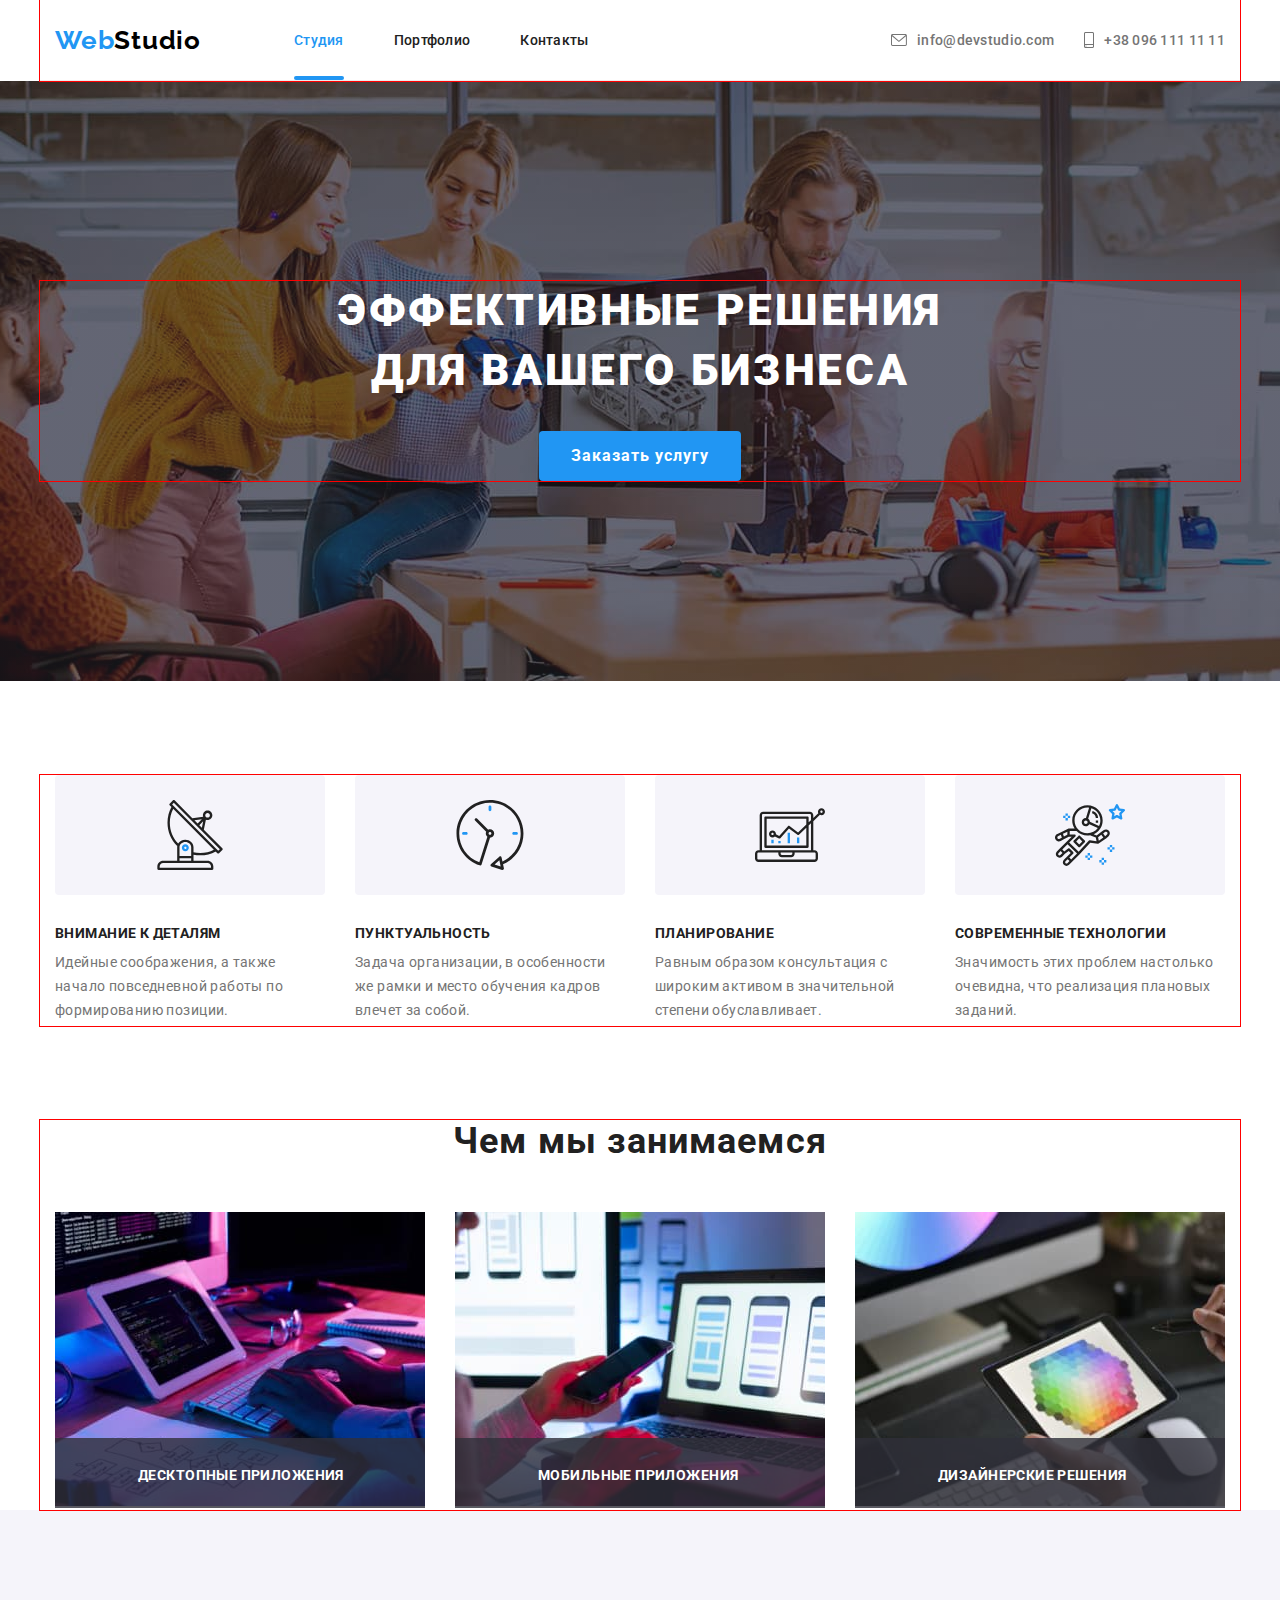
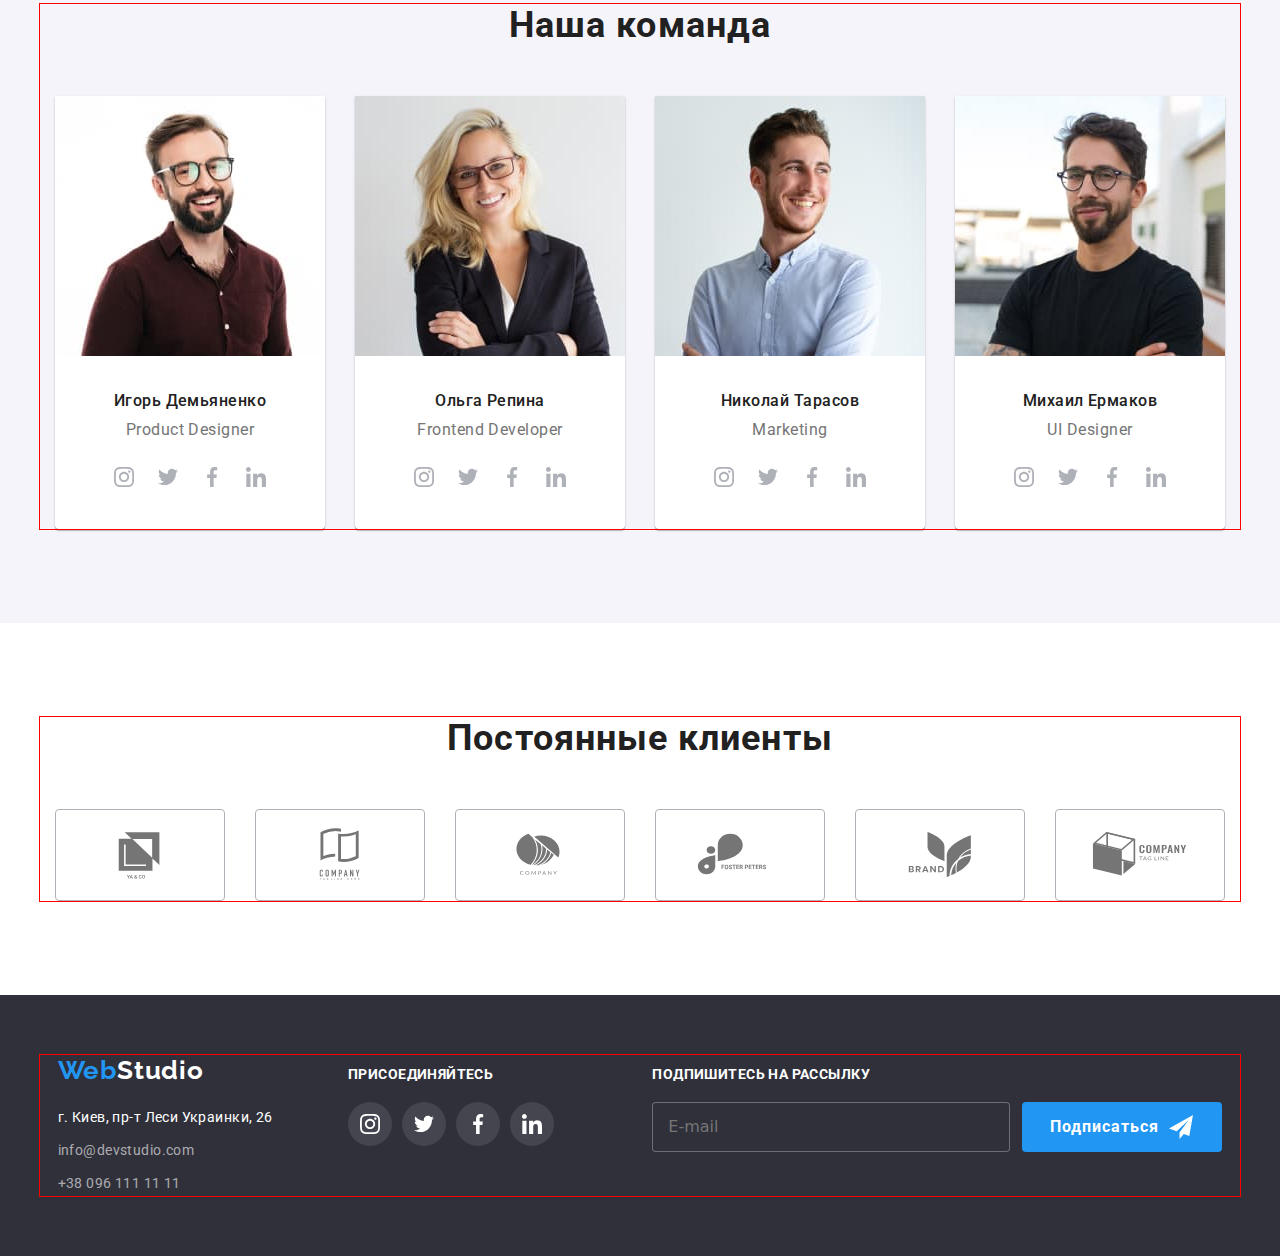
<file: index.html>
<!DOCTYPE html>
<html lang="ru">
<head>
    <meta charset="UTF-8">
    <meta http-equiv="X-UA-Compatible" content="IE=edge">
    <meta name="viewport" content="width=device-width, initial-scale=1.0">
    <link rel="preconnect" href="https://fonts.googleapis.com">
    <link rel="preconnect" href="https://fonts.gstatic.com" crossorigin>
    <link href="https://fonts.googleapis.com/css2?family=Raleway:wght@700&family=Roboto:wght@400;500;700;900&display=swap"
        rel="stylesheet">
    <!-- <link rel="stylesheet" href="css/styles.css"> -->
    <link rel="stylesheet" href="css/main.css">
    <link rel="stylesheet" href="css/main.min.css">
    <link rel="stylesheet" href="./css/modern-normalize.css">
    <!-- <link rel="stylesheet" href="./css/reset.css"> -->
    <title>Студия</title>
</head>
<body>
    <!--------шапка---------->
    <header class="">
        <div class="container header-nav">
            <a class="link header-logo-web" href="./index.html">Web<span class="header-logo-studio">Studio</span></a>
            <!-- <button type="button" class="header-button__close" >
                <svg class="button-menu" aria-label="Переключатель мобільного меню">
                    <use class="icon-close-menu" href="./images/symbol-defs.svg#icon-close-menu"></use>
                    <use class="icon-menu" href="./images/symbol-defs.svg#icon-menu"></use>
                </svg>
            </button> -->

            <div class="mobile-menu">
                <div class="mobile-menu-btn">
                    <button type="button" class="mobile-menu-btn__open">
                        <svg class="mobile-menu-btn__open-icon">
                            <use href="./images/symbol-defs.svg#icon-menu"></use>
                        </svg>
                    </button>
                </div>
            
                <div class="mobile-menu__modal is-hidden ">
            
                    <div class="mobile-menu__content">
                        <nav class="mobile-navigation">
                            <ul class="list mobile-navigation-list">
                                <li class="mobile-navigation-list-li">
                                    <a href="./index.html" class="link mobile-navigation-list-item active  "> Студия </a>
                                </li>
                                <li class="mobile-navigation-list-li">
                                    <a href="./portfolio.html" class="link mobile-navigation-list-item">Портфолио</a>
                                </li>
                                <li class="mobile-navigation-list-li">
                                    <a href="" class="link mobile-navigation-list-item">Контакты </a>
                                </li>
                            </ul>
                        </nav>
                        <div>
                            <ul class="list mobile-contacts-list">
                                <li class="mobile-contacts-list-item">
                                    <a href="mailto:info@devstudio.com" class="link mobile-contacts ">
                                        info@devstudio.com</a>
                                </li>
            
                                <li class="mobile-contacts-list-item">
                                    <a href="tel:+380961111111" class="link mobile-contacts">
                                        +38 096 111 11 11</a>
                                </li>
                            </ul>
            
                            <ul class="list mobile-menu__social">
                                <li class="mobile-menu__social-item">
                                    <a href="" class="link mobile-menu__social-linc"> Instagram </a>|
                                </li>
            
                                <li class="mobile-menu__social-item">
                                    <a href="" class="link mobile-menu__social-linc"> Twitter </a>|
                                </li>
            
                                <li class="mobile-menu__social-item">
                                    <a href="" class="link mobile-menu__social-linc"> Facebook </a>|
                                </li>
            
                                <li class="mobile-menu__social-item">
                                    <a href="" class="link mobile-menu__social-linc"> LinkedIn</a>
                                </li>
                            </ul>
                        </div>
                    </div>
            
                    <div class="mobile-menu-close ">
                        <button type="button" class="mobile-menu-close-btn ">
                            <svg class="mobile-menu-btn__close-icon">
                                <use href="./images/symbol-defs.svg#icon-close-menu"></use>
                            </svg>
                        </button>
            
                    </div>
                </div>
            </div>



            <nav class="main-nav">
                <ul class="list header__box-list">
                    <li class="header__list">
                        <a class="link header__link current" href="./index.html">Студия</a>
                    </li>
                    <li class="header__list">
                        <a class="link header__link" href="./portfolio.html">Портфолио</a>
                    </li>
                    <li class="header__list">
                        <a class="link header__link" href="">Контакты</a>
                    </li>
                </ul>
            </nav>
                <ul class="list header-tel-mail">
                    <li class="header-contact">
                        <a class="link header-mail" href="mailto:info@devstudio.com">
                        <svg class="header-icon-mail">
                            <use href="./images/symbol-defs.svg#icon-envelope-hover">
                            </use>
                        </svg>
                        info@devstudio.com</a>
                    </li>
                    <li class="header-contact">
                        <a class="link header-tel" href="tel:+380961111111">
                            <svg class="header-icon-tel">
                            <use href="./images/symbol-defs.svg#icon-smartphone">
                            </use>
                        </svg>+38 096 111 11 11</a>
                    </li>
                </ul>
        </div>
    </header>
    <!---------ГЕРОЙ-------->
    <main>
        <section class="hero">
            <div class="container">
            <h1 class="hero-text">Эффективные решения для вашего бизнеса</h1>
            <button class="hero-btn" type="button" data-modal-open>Заказать услугу</button>
            </div>
        </section>
        <!------Особенности------>
        <section class="advantage section">
            <div class="container">
                <h2 class="visually-hidden">Особенности</h2>
                <ul class="list advantage__text">
                    <li class="advantage__pre-text">
                        <div class="advantage__thumb">
                            <svg class="icon-group" width="70" height="70">
                                <use href="./images/symbol-defs.svg#icon-antenna">
                                </use>
                            </svg>
                        </div>
                        <h3 class="advantage__list-text">Внимание к деталям</h3>
                        <p class="advantage__title">Идейные соображения, а также начало повседневной работы по формированию позиции.</p>
                    </li>
                    <li class="advantage__pre-text">
                        <div class="advantage__thumb">
                            <svg class="icon-group" width="70" height="70">
                                <use href="./images/symbol-defs.svg#icon-clock">
                                </use>
                            </svg>
                        </div>
                        <h3 class="advantage__list-text">Пунктуальность</h3>
                        <p class="advantage__title">Задача организации, в особенности же рамки и место обучения кадров влечет за собой.</p>
                    </li>
                    <li class="advantage__pre-text">
                        <div class="advantage__thumb">
                            <svg class="icon-group" width="70" height="70">
                                <use href="./images/symbol-defs.svg#icon-diagram">
                                </use>
                            </svg>
                        </div>
                        <h3 class="advantage__list-text">Планирование</h3>
                        <p class="advantage__title">Равным образом консультация с широким активом в значительной степени обуславливает.</p>
                    </li>
                    <li class="advantage__pre-text">
                        <div class="advantage__thumb">
                            <svg class="icon-group" width="70" height="70">
                                <use href="./images/symbol-defs.svg#icon-astronaut">
                                </use>
                            </svg>
                        </div>
                        <h3 class="advantage__list-text">Современные технологии</h3>
                        <p class="advantage__title">Значимость этих проблем настолько очевидна, что реализация плановых заданий.</p>
                    </li>
                </ul>
            </div>
        </section>
        <!-----Чем-мы-занимаемся----->
        <section class="work__container ">
            <div class="container">
            <h2 class="title">Чем мы занимаемся</h2>
            <ul class="list work__container-img">
                <li class="work__item-img">
                    <picture>
                        <source 
                            srcset="./images/work/desktop/box-1.jpg 1x, 
                                    ./images/work/desktop/box-1-@2x.jpg 2x"
                            media="(min-width: 1200px)" />
                        <img src="./images/box1.jpg" alt="Десктопные приложения" width="370">
                    </picture>
                    <p class="work__img-text">Десктопные приложения</p>
                </li>
                <li class="work__item-img">
                    <picture>
                        <source 
                            srcset="./images/work/desktop/box-2.jpg 1x, 
                                    ./images/work/desktop/box-2-@2x.jpg 2x" 
                            media="(min-width: 1200px)" />
                        <img src="./images/box2.png" alt="Мобильные приложения" width="370">
                    </picture>
                    <p class="work__img-text">Мобильные приложения</p>
                </li>
                <li class="work__item-img">
                    <picture>
                        <source 
                            srcset="./images/work/desktop/box-3.jpg 1x, 
                                    ./images/work/desktop/box-3-@2x.jpg 2x"
                            media="(min-width: 1200px)" />
                        <img src="./images/box3.png" alt="Дизайнерские решения" width="370">
                    </picture>
                    <p class="work__img-text">Дизайнерские решения</p>
                </li>
            </ul>
            </div>
        </section>
        <!-----Наша команда----->
        <section class="section team">
            <div class="container">
                <h2 class="title">Наша команда</h2>
                <ul class="list team__container">
                    <li class="team__pre-items">
                        <picture>
                            <source 
                                srcset="./images/team/desktop/img-1.jpg 1x, 
                                        ./images/team/desktop/img-1-@2x.jpg 2x"
                                media="(min-width: 1200px)" />
                            <source 
                                srcset="./images/team/tablet/img-1.jpg 1x, 
                                        ./images/team/tablet/img-1-@2x.jpg 2x"
                                media="(min-width: 768px)" />
                            <source 
                                srcset="./images/team/mobile/img-1.jpg 1x, 
                                        ./images/team/mobile/img-1-@2x.jpg 2x"
                                media="(min-width: 320px)" />
                            <img class="img-items" src="./images/img.jpg" alt="Игорь Демьяненко" width="270">
                        </picture>
                        <div class="team__box-text" >
                            <h3 class="team__items-text">Игорь Демьяненко</h3>
                            <p class="team__title">Product Designer</p>
                            <ul class="list team__social-list">
                                <li class="team__box-link">
                                    <a class="team__link" href="">
                                        <svg class="team__social-icon">
                                            <use href="./images/symbol-defs.svg#icon-instagram">
                                            </use>
                                        </svg>
                                    </a>
                                </li>
                                <li class="team__box-link">
                                    <a class="team__link" href="">
                                        <svg class="team__social-icon">
                                            <use href="./images/symbol-defs.svg#icon-twitter">
                                            </use>
                                        </svg>
                                    </a>
                                </li>
                                <li class="team__box-link">
                                    <a class="team__link" href="">
                                        <svg class="team__social-icon">
                                            <use href="./images/symbol-defs.svg#icon-facebook">
                                            </use>
                                        </svg>
                                    </a>
                                </li>
                                <li class="team__box-link">
                                    <a class="team__link" href="">
                                        <svg class="team__social-icon">
                                            <use href="./images/symbol-defs.svg#icon-linkedin">
                                            </use>
                                        </svg>
                                    </a>
                                </li>
                            </ul>
                        </div>
                    </li>
                    <li class="team__pre-items">
                        <picture>
                            <source 
                                srcset="./images/team/desktop/img-2.jpg 1x, 
                                        ./images/team/desktop/img-2-@2x.jpg 2x"
                                media="(min-width: 1200px)" />
                            <source 
                                srcset="./images/team/tablet/img-2.jpg 1x,
                                        ./images/team/tablet/img-2-@2x.jpg 2x"
                                media="(min-width: 768px)" />
                            <source 
                                srcset="./images/team/mobile/img-2.jpg 1x,
                                        ./images/team/mobile/img-2-@2x.jpg 2x"
                                media="(min-width: 320px)" />
                            <img class="img-items" src="./images/img(1).jpg" alt="Ольга Репина" width="270">
                        </picture>
                        <div class="team__box-text" >
                            <h3 class="team__items-text">Ольга Репина</h3>
                            <p class="team__title">Frontend Developer</p>
                            <ul class="list team__social-list">
                                <li class="team__box-link">
                                    <a class="team__link" href="">
                                        <svg class="team__social-icon">
                                            <use href="./images/symbol-defs.svg#icon-instagram">
                                            </use>
                                        </svg>
                                    </a>
                                </li>
                                <li class="team__box-link">
                                    <a class="team__link" href="">
                                        <svg class="team__social-icon">
                                            <use href="./images/symbol-defs.svg#icon-twitter">
                                            </use>
                                        </svg>
                                    </a>
                                </li>
                                <li class="team__box-link">
                                    <a class="team__link" href="">
                                        <svg class="team__social-icon">
                                            <use href="./images/symbol-defs.svg#icon-facebook">
                                            </use>
                                        </svg>
                                    </a>
                                </li>
                                <li class="team__box-link">
                                    <a class="team__link" href="">
                                        <svg class="team__social-icon">
                                            <use href="./images/symbol-defs.svg#icon-linkedin">
                                            </use>
                                        </svg>
                                    </a>
                                </li>
                            </ul>
                        </div>
                    </li>
                    <li class="team__pre-items">
                        <picture>
                            <source 
                                srcset="./images/team/desktop/img-3.jpg 1x, 
                                        ./images/team/desktop/img-3-@2x.jpg 2x"
                                media="(min-width: 1200px)" />
                            <source 
                                srcset="./images/team/tablet/img-3.jpg 1x,
                                        ./images/team/tablet/img-3-@2x.jpg 2x"
                                media="(min-width: 768px)" />
                            <source 
                                srcset="./images/team/mobile/img-3.jpg 1x,
                                        ./images/team/mobile/img-3-@2x.jpg 2x"
                                media="(min-width: 320px)" />
                            <img class="img-items" src="./images/img(2).jpg" alt="Николай Тарасов" width="270">
                        </picture>
                        <div class="team__box-text" >
                            <h3 class="team__items-text">Николай Тарасов</h3>
                            <p class="team__title">Marketing</p>
                            <ul class="list team__social-list">
                                <li class="team__box-link">
                                    <a class="team__link" href="">
                                        <svg class="team__social-icon">
                                            <use href="./images/symbol-defs.svg#icon-instagram">
                                            </use>
                                        </svg>
                                    </a>
                                </li>
                                <li class="team__box-link">
                                    <a class="team__link" href="">
                                        <svg class="team__social-icon">
                                            <use href="./images/symbol-defs.svg#icon-twitter">
                                            </use>
                                        </svg>
                                    </a>
                                </li>
                                <li class="team__box-link">
                                    <a class="team__link" href="">
                                        <svg class="team__social-icon">
                                            <use href="./images/symbol-defs.svg#icon-facebook">
                                            </use>
                                        </svg>
                                    </a>
                                </li>
                                <li class="team__box-link">
                                    <a class="team__link" href="">
                                        <svg class="team__social-icon">
                                            <use href="./images/symbol-defs.svg#icon-linkedin">
                                            </use>
                                        </svg>
                                    </a>
                                </li>
                            </ul>
                        </div>
                    </li>
                    <li class="team__pre-items">
                        <picture>
                            <source 
                                srcset="./images/team/desktop/img-4.jpg 1x, 
                                        ./images/team/desktop/img-4-@2x.jpg 2x"
                                media="(min-width: 1200px)" />
                            <source 
                                srcset="./images/team/tablet/img-4.jpg 1x, 
                                        ./images/team/tablet/img-4-@2x.jpg 2x"
                                media="(min-width: 768px)" />
                            <source 
                                srcset="./images/team/mobile/img-4.jpg 1x, 
                                        ./images/team/mobile/img-4-@2x.jpg 2x"
                                media="(min-width: 320px)" />
                            <img class="img-items" src="./images/img(3).jpg" alt="Михаил Ермаков" width="270">
                        </picture>
                        <div class="team__box-text" >
                            <h3 class="team__items-text">Михаил Ермаков</h3>
                            <p class="team__title">UI Designer</p>
                            <ul class="list team__social-list">
                                <li class="team__box-link">
                                    <a class="team__link" href="">
                                        <svg class="team__social-icon">
                                            <use href="./images/symbol-defs.svg#icon-instagram">
                                            </use>
                                        </svg>
                                    </a>
                                </li>
                                <li class="team__box-link">
                                    <a class="team__link" href="">
                                        <svg class="team__social-icon">
                                            <use href="./images/symbol-defs.svg#icon-twitter">
                                            </use>
                                        </svg>
                                    </a>
                                </li>
                                <li class="team__box-link">
                                    <a class="team__link" href="">
                                        <svg class="team__social-icon">
                                            <use href="./images/symbol-defs.svg#icon-facebook">
                                            </use>
                                        </svg>
                                    </a>
                                </li>
                                <li class="team__box-link">
                                    <a class="team__link" href="">
                                        <svg class="team__social-icon">
                                            <use href="./images/symbol-defs.svg#icon-linkedin">
                                            </use>
                                        </svg>
                                    </a>
                                </li>
                            </ul>
                        </div>
                    </li>
                </ul>
            </div>
        </section>
        <!-- -----Постоянные-клиенты----- -->
        <section class="clients section">
            <div class="container">
                <h2 class="title">Постоянные клиенты</h2>
                <ul class="list clients__box">
                    <li class="clients__link">
                        <a class="clients__link-icon" href="">
                            <svg class="clients__icon">
                                <use href="./images/symbol-defs.svg#icon-Logo" >
                                </use>
                            </svg>
                        </a>
                    </li>
                    <li class="clients__link">
                        <a class="clients__link-icon" href="">
                            <svg class="clients__icon">
                                <use href="./images/symbol-defs.svg#icon-Logo-1">
                                </use>
                            </svg>
                        </a>
                    </li>
                    <li class="clients__link">
                        <a class="clients__link-icon" href="">
                            <svg class="clients__icon">
                                <use href="./images/symbol-defs.svg#icon-Logo-2">
                                </use>
                            </svg>
                        </a>
                    </li>
                    <li class="clients__link">
                        <a class="clients__link-icon" href="">
                            <svg class="clients__icon">
                                <use href="./images/symbol-defs.svg#icon-Logo-3">
                                </use>
                            </svg>
                        </a>
                    </li>
                    <li class="clients__link">
                        <a class="clients__link-icon" href="">
                            <svg class="clients__icon">
                                <use href="./images/symbol-defs.svg#icon-Logo-4">
                                </use>
                            </svg>
                        </a>
                    </li>
                    <li class="clients__link">
                        <a class="clients__link-icon" href="">
                            <svg class="clients__icon">
                                <use href="./images/symbol-defs.svg#icon-Logo-5">
                                </use>
                            </svg>
                        </a>
                    </li>
                </ul>
            </div>
        </section>
    </main>
    <!-----футер--Подвал----->
    <footer class="footer">
        <div class="container container-footer">
        <div>
            <a class="link footer-logo-web" href="./index.html">Web<span class="footer-logo-studio">Studio</span></a>
            <ul class="list footer-container">
                <li class="footer__pre-container" >
                    <a class="link footer__map" href="https://goo.gl/maps/3yWpkA23hBz6djXq9" target="_blank" rel="noopener noreferrer">
                        <address>г. Киев, пр-т Леси Украинки, 26</address></a>
                </li>
                <li class="footer__pre-container" >
                    <a class="link footer__list" href="mailto:info@devstudio.com">info@devstudio.com</a>
                </li>
                <li class="footer__pre-container" >
                    <a class="link footer__list" href="tel:+380961111111">+38 096 111 11 11</a>
                </li>
            </ul>
        </div>
        <div class="social">
            <p class="social__text">присоединяйтесь</p>
            <ul class="list social__links">
                <li class="social__pre-link">
                    <a class="social__link" href="">
                        <svg class="social__icon">
                            <use href="./images/symbol-defs.svg#icon-instagram">
                            </use>
                        </svg>
                    </a>
                </li>
                <li class="social__pre-link">
                    <a class="social__link" href="">
                        <svg class="social__icon">
                            <use href="./images/symbol-defs.svg#icon-twitter">
                            </use>
                        </svg>
                    </a>
                </li>
                <li class="social__pre-link">
                    <a class="social__link" href="">
                        <svg class="social__icon">
                            <use href="./images/symbol-defs.svg#icon-facebook">
                            </use>
                        </svg>
                    </a>
                </li>
                <li class="social__pre-link">
                    <a class="social__link" href="">
                        <svg class="social__icon">
                            <use href="./images/symbol-defs.svg#icon-linkedin">
                            </use>
                        </svg>
                    </a>
                </li>
            </ul>
        </div>
        <div class="send__mail">
            <p class="send__text">Подпишитесь на рассылку</p>
            <form action="#" class="send__form">
                <label for="mail"></label>
                <input 
                    type="email"
                    name="mail"
                    id="mail"
                    class="input-mail"
                    placeholder="E-mail"/>
                <button class="button-send" type="submit">Подписаться
                    <svg class="send__icon" >
                        <use href="./images/symbol-defs.svg#icon-icon-send-modal">
                        </use>
                    </svg>
                </button>
            </form>
        </div>
        </div>
    </footer>
    <!-- -----modal------ -->
    <div class="backdrop is-hidden" data-modal>
        <div class="modal">
            <button type="button" class="modal__close" data-modal-close>
                <svg class="modal__close-icon">
                    <use href="./images/symbol-defs.svg#icon-close"></use>
                </svg>
            </button>
            <p class="modal__title">Оставьте свои данные, мы вам перезвоним</p>
            <form action="#" class="modal-form">
                <div class="modal__field">
                <label for="user-name" class="modal__input-text">Имя</label>
                    <div class="modal__wrap">
                        <input 
                            type="text" 
                            name="user-name" 
                            id="user-name"
                            class="modal-form-input"
                            required 
                            minlength="2"
                        />
                        <svg class="person-modal">
                            <use href="./images/symbol-defs.svg#icon-person-black-modal"></use>
                        </svg>
                    </div>
                </div>
                <div class="modal__field">
                <label for="user-tel" class="modal__input-text">Телефон</label>
                    <div class="modal__wrap">
                        <input 
                            type="tel" 
                            name="user-tel" 
                            id="user-tel"
                            class="modal-form-input"
                            required 
                        />
                        <svg class="person-modal">
                            <use href="./images/symbol-defs.svg#icon-phone-black-modal"></use>
                        </svg>
                    </div>
                </div>
                <div class="modal__field">
                <label for="user-email" class="modal__input-text">Почта</label>
                    <div class="modal__wrap">
                        <input 
                            type="email" 
                            name="user-email"
                            id="user-email" 
                            class="modal-form-input"
                            required 
                        />
                        <svg class="person-modal">
                            <use href="./images/symbol-defs.svg#icon-email-black-modal"></use>
                        </svg>
                    </div>
                </div>
                <div class="modal__field-feedbeck">
                <label for="feedback" class="modal__input-text">Комментарий</label>
                    <textarea
                        class="modal__form-text" 
                        name="feedback" 
                        id="feedback" 
                        placeholder="Введите текст"
                    ></textarea>
                </div>
                <div class="modal__field-check">
                    <input 
                        type="checkbox"
                        name="policy"
                        id="policy"
                        class="modal-check visually-hidden"
                        />
                        <label for="policy" class="modal__check-text"><span class="modal__check-icon"><svg class="check-icon-modal">
                            <use href="./images/symbol-defs.svg#icon-Vector"></use>
                        </svg></span><p class="modal__policy-text">Соглашаюсь с рассылкой и принимаю</p> <a href="" class="modal__text-link"> Условия договора </a></label>
                </div>
                <button class="modal__button" type="submit">Отправить</button>
            </form>
        </div>
    </div>
    <script src="./js/modal.js"></script>
    <script src="./js/menu.js"></script>
</body>
</html>
</file>
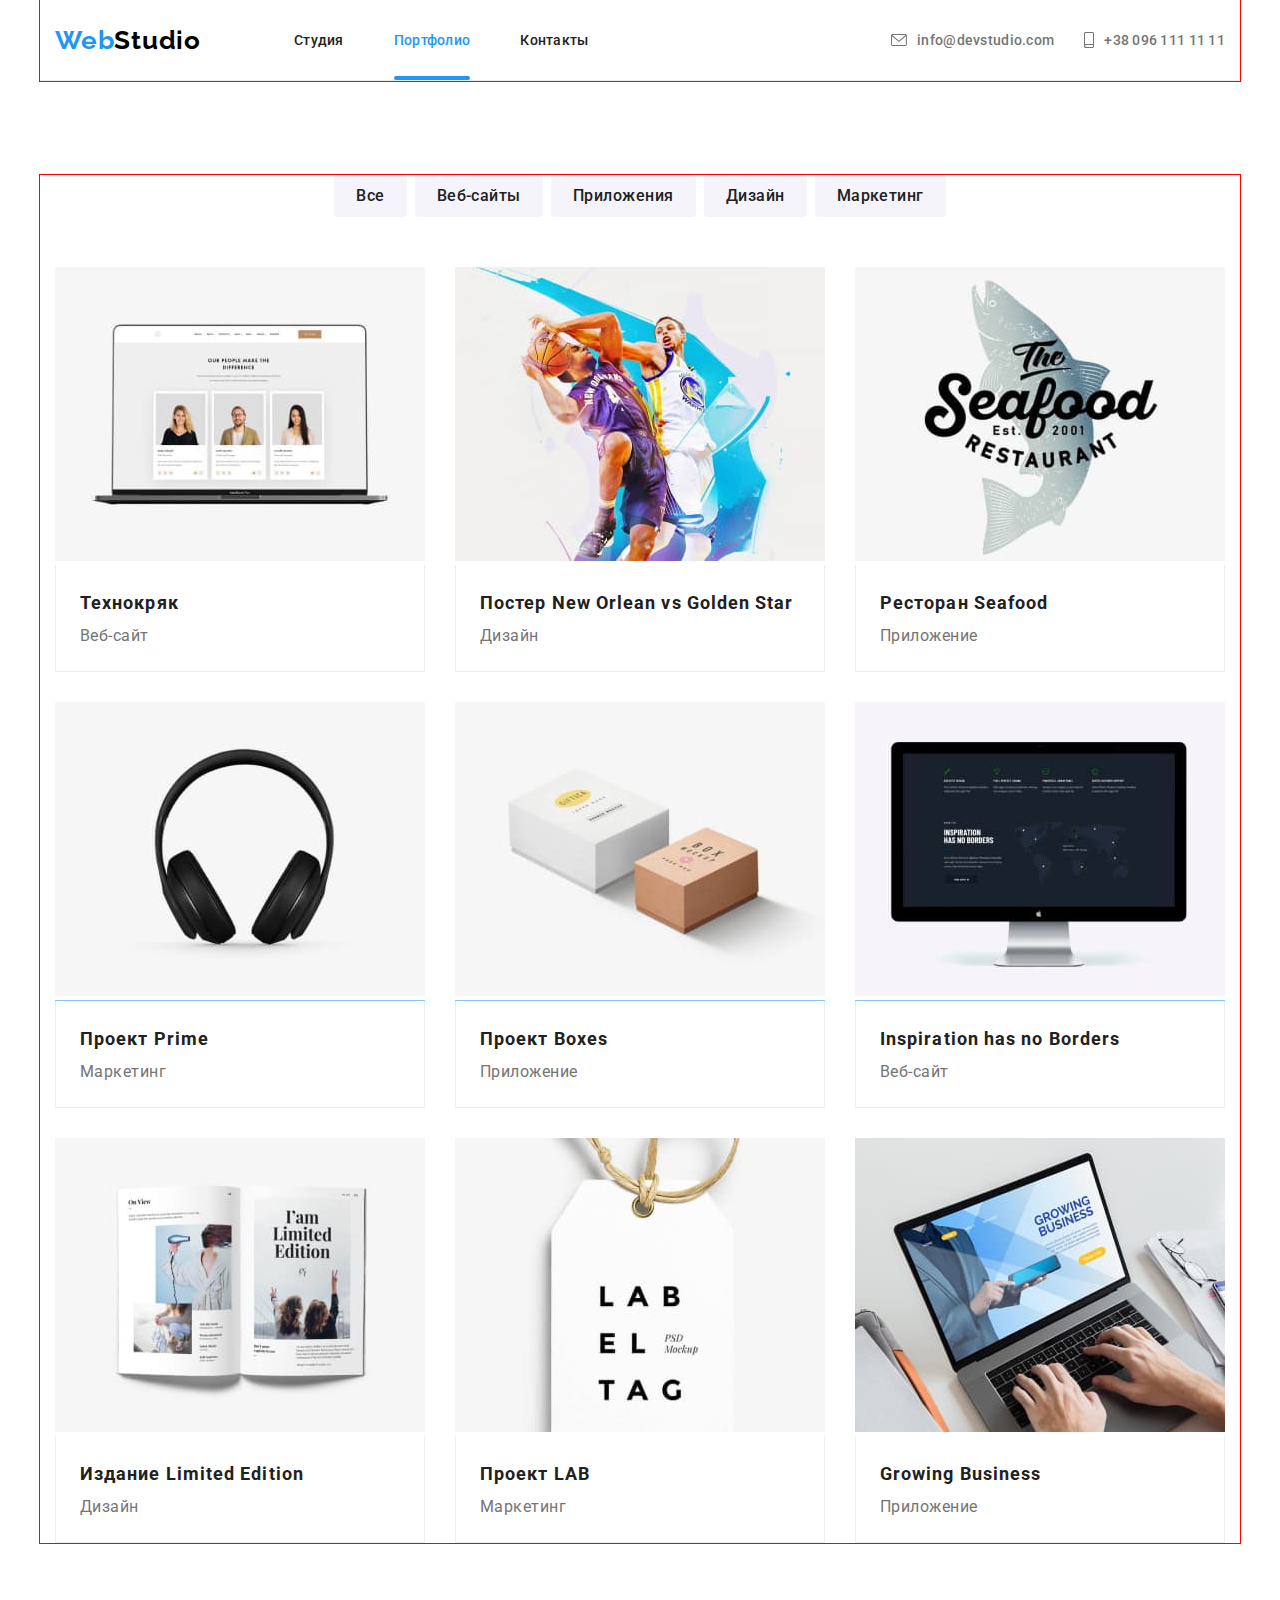
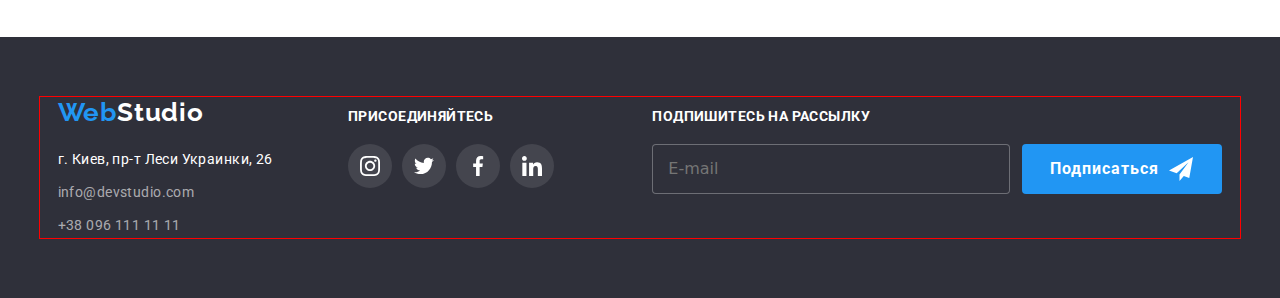
<file: portfolio.html>
<!DOCTYPE html>
<html lang="ru">

<head>
    <meta charset="UTF-8">
    <meta http-equiv="X-UA-Compatible" content="IE=edge">
    <meta name="viewport" content="width=device-width, initial-scale=1.0">
    <link rel="preconnect" href="https://fonts.googleapis.com">
    <link rel="preconnect" href="https://fonts.gstatic.com" crossorigin>
    <link href="https://fonts.googleapis.com/css2?family=Raleway:wght@700&family=Roboto:wght@400;500;700;900&display=swap"
        rel="stylesheet">
    <!-- <link rel="stylesheet" href="css/styles.css"> -->
    <link rel="stylesheet" href="css/main.css">
    <link rel="stylesheet" href="css/main.min.css">
    <link rel="stylesheet" href="./css/modern-normalize.css">
    <!-- <link rel="stylesheet" href="./css/reset.css"> -->
    <title>Портфолио</title>
</head>

<body>
    <!------ШАПКА------>
    <header>
        <div class="container header-nav">
            <a class="link header-logo-web" href="./index.html">Web<span class="header-logo-studio">Studio</span></a>
            <!-- <button type="button" class="header-button__close is-open">
                <svg class="button-menu" aria-label="Переключатель мобільного меню">
                    <use class="icon-menu" href="./images/symbol-defs.svg#icon-menu-40px"></use>
                    <use class="icon-close-menu" href="./images/symbol-defs.svg#icon-close-menu"></use>
                </svg>
            </button> -->



            <div class="mobile-menu">
                <div class="mobile-menu-btn">
                    <button type="button" class="mobile-menu-btn__open">
                        <svg class="mobile-menu-btn__open-icon">
                            <use href="./images/symbol-defs.svg#icon-menu"></use>
                        </svg>
                    </button>
                </div>
            
                <div class="mobile-menu__modal is-hidden ">
            
                    <div class="mobile-menu__content">
                        <nav class="mobile-navigation">
                            <ul class="list mobile-navigation-list">
                                <li class="mobile-navigation-list-li">
                                    <a href="./index.html" class="link mobile-navigation-list-item active  "> Студия </a>
                                </li>
                                <li class="mobile-navigation-list-li">
                                    <a href="./portfolio.html" class="link mobile-navigation-list-item">Портфолио</a>
                                </li>
                                <li class="mobile-navigation-list-li">
                                    <a href="" class="link mobile-navigation-list-item">Контакты </a>
                                </li>
                            </ul>
                        </nav>
                        <div>
                            <ul class="list mobile-contacts-list">
                                <li class="mobile-contacts-list-item">
                                    <a href="mailto:info@devstudio.com" class="link mobile-contacts ">
                                        info@devstudio.com</a>
                                </li>
            
                                <li class="mobile-contacts-list-item">
                                    <a href="tel:+380961111111" class="link mobile-contacts">
                                        +38 096 111 11 11</a>
                                </li>
                            </ul>
            
                            <ul class="list mobile-menu__social">
                                <li class="mobile-menu__social-item">
                                    <a href="" class="link mobile-menu__social-linc"> Instagram </a>|
                                </li>
            
                                <li class="mobile-menu__social-item">
                                    <a href="" class="link mobile-menu__social-linc"> Twitter </a>|
                                </li>
            
                                <li class="mobile-menu__social-item">
                                    <a href="" class="link mobile-menu__social-linc"> Facebook </a>|
                                </li>
            
                                <li class="mobile-menu__social-item">
                                    <a href="" class="link mobile-menu__social-linc"> LinkedIn</a>
                                </li>
                            </ul>
                        </div>
                    </div>
            
                    <div class="mobile-menu-close ">
                        <button type="button" class="mobile-menu-close-btn ">
                            <svg class="mobile-menu-btn__close-icon">
                                <use href="./images/symbol-defs.svg#icon-close-menu"></use>
                            </svg>
                        </button>
            
                    </div>
                </div>
            </div>





            <nav class="main-nav">
                <ul class="list header__box-list">
                    <li class="header__list">
                        <a class="link header__link" href="./index.html" >Студия</a>
                    </li>
                    <li class="header__list">
                        <a class="link header__link current" href="./portfolio.html">Портфолио</a>
                    </li>
                    <li class="header__list">
                        <a class="link header__link" href="">Контакты</a>
                    </li>
                </ul>
            </nav>
                <ul class="list header-tel-mail">
                    <li class="header-contact">
                        <a class="link header-mail" href="mailto:info@devstudio.com">
                            <svg class="header-icon-mail">
                                <use href="./images/symbol-defs.svg#icon-envelope-hover">
                                </use>
                            </svg>
                            info@devstudio.com</a>
                    </li>
                    <li class="header-contact">
                        <a class="link header-tel" href="tel:+380961111111">
                            <svg class="header-icon-tel">
                                <use href="./images/symbol-defs.svg#icon-smartphone">
                                </use>
                            </svg>+38 096 111 11 11</a>
                    </li>
                </ul>
        </div>
    </header>
    <!-----------------------портфоліо----------------------->
    <main>
        <section class="section">
            <div class="container">
                <ul class="list projects__box-btn">
                    <li class="projects__button">
                        <button class="projects__list-btn" type="button">Все</button>
                    </li>
                    <li class="projects__button">
                        <button class="projects__list-btn" type="button">Веб-сайты</button>
                    </li>
                    <li class="projects__button">
                        <button class="projects__list-btn" type="button">Приложения</button>
                    </li>
                    <li class="projects__button">
                        <button class="projects__list-btn" type="button">Дизайн</button>
                    </li>
                    <li class="projects__button">
                        <button class="projects__list-btn" type="button">Маркетинг</button>
                    </li>
                </ul>
                <h1 class="visually-hidden">Портфолио</h1>
                <ul class="list projects">
                    <li class="projects__img">
                            <a class="link projects__link" href="">
                                <div class="projects__img-wrap">
                                    <picture>
                                        <source 
                                            srcset="./images/projects/desktop/img-1.jpg 1x, 
                                                    ./images/projects/desktop/img-1-@2x.jpg 2x"
                                                    media="(min-width: 1200px)" />
                                        <source 
                                            srcset="./images/projects/tablet/img-1.jpg 1x,
                                                    ./images/projects/tablet/img-1-@2x.jpg 2x" 
                                                    media="(min-width: 768px)" />
                                        <source 
                                            srcset="./images/projects/mobile/img-1.jpg 1x,
                                                    ./images/projects/mobile/img-1-@2x.jpg 2x" 
                                                    media="(min-width: 320px)" />
                                            <img src="./images/potr.jpg" alt="Ноутбук" width="100%">
                                    </picture>
                                <p class="flex-top-text">
                                    Технокряк это современная площадка распространения коронавируса. Компании используют эту платформу для цифрового
                                    шпионажа и атак на защищённые сервера конкурентов.
                                </p>
                            </div>
                            <div class="projects__text-container" >
                                <h2 class="projects__text">Технокряк</h2>
                                <p class="projects__title">Веб-сайт</p>
                            </div>
                        </a>
                    </li>
                    <li class="projects__img">
                            <a class="link projects__link" href="">
                                <div class="projects__img-wrap">
                                    <picture>
                                        <source 
                                            srcset="./images/projects/desktop/img-2.jpg 1x, 
                                                    ./images/projects/desktop/img-2-@2x.jpg 2x"
                                                    media="(min-width: 1200px)" />
                                        <source 
                                            srcset="./images/projects/tablet/img-2.jpg 1x,
                                                    ./images/projects/tablet/img-2-@2x.jpg 2x"
                                                    media="(min-width: 768px)" />
                                        <source 
                                            srcset="./images/projects/mobile/img-2.jpg 1x,
                                                    ./images/projects/mobile/img-2-@2x.jpg 2x"
                                                    media="(min-width: 320px)" />
                                            <img src="./images/potr(1).jpg" alt="Баскетболіcти" width="100%">
                                    </picture>
                                <p class="flex-top-text">
                                    Технокряк это современная площадка распространения коронавируса. Компании используют эту платформу для цифрового
                                    шпионажа и атак на защищённые сервера конкурентов.
                                </p>
                            </div>
                            <div class="projects__text-container" >
                                <h2 class="projects__text">Постер <span lang="en">New Orlean vs Golden Star</span></h2>
                                <p class="projects__title">Дизайн</p>
                            </div>
                        </a>
                    </li>
                    <li class="projects__img">
                            <a class="link projects__link" href="">
                                <div class="projects__img-wrap">
                                    <picture>
                                        <source 
                                            srcset="./images/projects/desktop/img-3.jpg 1x, 
                                                    ./images/projects/desktop/img-3-@2x.jpg 2x"
                                                    media="(min-width: 1200px)" />
                                        <source 
                                            srcset="./images/projects/tablet/img-3.jpg 1x,
                                                    ./images/projects/tablet/img-3-@2x.jpg 2x"
                                                    media="(min-width: 768px)" />
                                        <source 
                                            srcset="./images/projects/mobile/img-3.jpg 1x,
                                                    ./images/projects/mobile/img-3-@2x.jpg 2x"
                                                    media="(min-width: 320px)" />
                                            <img src="./images/port(2).jpg" alt="Логотип ресторану" width="100%">
                                            </picture>
                                <p class="flex-top-text">
                                    Технокряк это современная площадка распространения коронавируса. Компании используют эту платформу для цифрового
                                    шпионажа и атак на защищённые сервера конкурентов.
                                </p>
                            </div>
                            <div class="projects__text-container" >
                                <h2 class="projects__text">Ресторан <span lang="en">Seafood</span></h2>
                                <p class="projects__title">Приложение</p>
                            </div>
                        </a>
                    </li>
                    <li class="projects__img">
                            <a class="link projects__link" href="">
                                <div class="projects__img-wrap">
                                    <picture>
                                        <source 
                                            srcset="./images/projects/desktop/img-4.jpg 1x, 
                                                    ./images/projects/desktop/img-4-@2x.jpg 2x"
                                                    media="(min-width: 1200px)" />
                                        <source 
                                            srcset="./images/projects/tablet/img-4.jpg 1x,
                                                    ./images/projects/tablet/img-4-@2x.jpg 2x"
                                                    media="(min-width: 768px)" />
                                        <source 
                                            srcset="./images/projects/mobile/img-4.jpg 1x,
                                                    ./images/projects/mobile/img-4-@2x.jpg 2x"
                                                    media="(min-width: 320px)" />
                                            <img src="./images/port(3).jpg" alt="Навушники" width="100%">
                                    </picture>
                                <p class="flex-top-text">
                                    Технокряк это современная площадка распространения коронавируса. Компании используют эту платформу для цифрового
                                    шпионажа и атак на защищённые сервера конкурентов.
                                </p>
                            </div>
                            <div class="projects__text-container" >
                                <h2 class="projects__text">Проект <span lang="en">Prime</span></h2>
                                <p class="projects__title">Маркетинг</p>
                            </div>
                        </a>
                    </li>
                    <li class="projects__img">
                            <a class="link projects__link" href="">
                                <div class="projects__img-wrap">
                                    <picture>
                                        <source 
                                            srcset="./images/projects/desktop/img-5.jpg 1x, 
                                                    ./images/projects/desktop/img-5-@2x.jpg 2x"
                                                    media="(min-width: 1200px)" />
                                        <source 
                                            srcset="./images/projects/tablet/img-5.jpg 1x,
                                                    ./images/projects/tablet/img-5-@2x.jpg 2x"
                                                    media="(min-width: 768px)" />
                                        <source 
                                            srcset="./images/projects/mobile/img-5.jpg 1x,
                                                    ./images/projects/mobile/img-5-@2x.jpg 2x"
                                                    media="(min-width: 320px)" />
                                            <img src="./images/port(4).jpg" alt="Коробка" width="100%">
                                    </picture>
                                <p class="flex-top-text">
                                    Технокряк это современная площадка распространения коронавируса. Компании используют эту платформу для цифрового
                                    шпионажа и атак на защищённые сервера конкурентов.
                                </p>
                            </div>
                            <div class="projects__text-container" >
                                <h2 class="projects__text">Проект <span lang="en">Boxes</span></h2>
                                <p class="projects__title">Приложение</p>
                            </div>
                        </a>
                    </li>
                    <li class="projects__img">
                            <a class="link projects__link" href="">
                                <div class="projects__img-wrap">
                                    <picture>
                                        <source 
                                            srcset="./images/projects/desktop/img-6.jpg 1x, 
                                                    ./images/projects/desktop/img-6-@2x.jpg 2x"
                                                    media="(min-width: 1200px)" />
                                        <source 
                                            srcset="./images/projects/tablet/img-6.jpg 1x,
                                                    ./images/projects/tablet/img-6-@2x.jpg 2x"
                                                    media="(min-width: 768px)" />
                                        <source 
                                            srcset="./images/projects/mobile/img-6.jpg 1x,
                                                    ./images/projects/mobile/img-6-@2x.jpg 2x"
                                                    media="(min-width: 320px)" />
                                            <img src="./images/port(5).jpg" alt="Комп'ютер" width="100%">
                                    </picture>
                                <p class="flex-top-text">
                                    Технокряк это современная площадка распространения коронавируса. Компании используют эту платформу для цифрового
                                    шпионажа и атак на защищённые сервера конкурентов.
                                </p>
                            </div>
                            <div class="projects__text-container" >
                                <h2 class="projects__text"><span lang="en">Inspiration has no Borders</span></h2>
                                <p class="projects__title">Веб-сайт</p>
                            </div>
                        </a>
                    </li>
                    <li class="projects__img">
                            <a class="link projects__link" href="">
                                <div class="projects__img-wrap">
                                    <picture>
                                        <source 
                                            srcset="./images/projects/desktop/img-7.jpg 1x, 
                                                    ./images/projects/desktop/img-7-@2x.jpg 2x"
                                                    media="(min-width: 1200px)" />
                                        <source 
                                            srcset="./images/projects/tablet/img-7.jpg 1x,
                                                    ./images/projects/tablet/img-7-@2x.jpg 2x"
                                                    media="(min-width: 768px)" />
                                        <source 
                                            srcset="./images/projects/mobile/img-7.jpg 1x,
                                                    ./images/projects/mobile/img-7-@2x.jpg 2x"
                                                    media="(min-width: 320px)" />
                                            <img src="./images/port(6).jpg" alt="Журнал" width="100%">
                                    </picture>
                                <p class="flex-top-text">
                                    Технокряк это современная площадка распространения коронавируса. Компании используют эту платформу для цифрового
                                    шпионажа и атак на защищённые сервера конкурентов.
                                </p>
                            </div>
                            <div class="projects__text-container" >
                                <h2 class="projects__text">Издание <span lang="en">Limited Edition</span></h2>
                                <p class="projects__title">Дизайн</p>
                            </div>
                        </a>
                    </li>
                    <li class="projects__img">
                            <a class="link projects__link" href="">
                                <div class="projects__img-wrap">
                                    <picture>
                                        <source 
                                            srcset="./images/projects/desktop/img-8.jpg 1x, 
                                                    ./images/projects/desktop/img-8-@2x.jpg 2x"
                                                    media="(min-width: 1200px)" />
                                        <source 
                                            srcset="./images/projects/tablet/img-8.jpg 1x,
                                                    ./images/projects/tablet/img-8-@2x.jpg 2x"
                                                    media="(min-width: 768px)" />
                                        <source 
                                            srcset="./images/projects/mobile/img-8.jpg 1x,
                                                    ./images/projects/mobile/img-8-@2x.jpg 2x"
                                                    media="(min-width: 320px)" />
                                            <img src="./images/port(7).jpg" alt="Бірка" width="100%">
                                    </picture>
                                <p class="flex-top-text">
                                    Технокряк это современная площадка распространения коронавируса. Компании используют эту платформу для цифрового
                                    шпионажа и атак на защищённые сервера конкурентов.
                                </p>
                            </div>
                            <div class="projects__text-container" >
                                <h2 class="projects__text">Проект <span lang="en">LAB</span></h2>
                                <p class="projects__title">Маркетинг</p>
                            </div>
                        </a>
                    </li>
                    <li class="projects__img">
                            <a class="link projects__link" href="">
                                <div class="projects__img-wrap">
                                    <picture>
                                        <source 
                                            srcset="./images/projects/desktop/img-9.jpg 1x, 
                                                    ./images/projects/desktop/img-9-@2x.jpg 2x"
                                                    media="(min-width: 1200px)" />
                                        <source 
                                            srcset="./images/projects/tablet/img-9.jpg 1x,
                                                    ./images/projects/tablet/img-9-@2x.jpg 2x"
                                                    media="(min-width: 768px)" />
                                        <source 
                                            srcset="./images/projects/mobile/img-9.jpg 1x,
                                                    ./images/projects/mobile/img-9-@2x.jpg 2x"
                                                    media="(min-width: 320px)" />
                                            <img src="./images/port(8).jpg" alt="Ноутбук" width="100%">
                                    </picture>
                                <p class="flex-top-text">
                                    Технокряк это современная площадка распространения коронавируса. Компании используют эту платформу для цифрового
                                    шпионажа и атак на защищённые сервера конкурентов.
                                </p>
                            </div>
                            <div class="projects__text-container" >
                                <h2 class="projects__text"><span lang="en">Growing Business</span></h2>
                                <p class="projects__title">Приложение</p>
                            </div>
                        </a>
                    </li>
                </ul>
            </div>
        </section>
    </main>
    <!------------------------футер-/* Подвал */---------------------------------->
    <footer class="footer">
        <div class="container container-footer">
        <div>
            <a class="link footer-logo-web" href="./index.html">Web<span class="footer-logo-studio">Studio</span></a>
            <ul class="list footer-container">
                <li class="footer__pre-container">
                    <a class="link footer__map" href="https://goo.gl/maps/3yWpkA23hBz6djXq9" target="_blank"
                        rel="noopener noreferrer">
                        <address>г. Киев, пр-т Леси Украинки, 26</address>
                    </a>
                </li>
                <li class="footer__pre-container">
                    <a class="link footer__list" href="mailto:info@devstudio.com">info@devstudio.com</a>
                </li>
                <li class="footer__pre-container">
                    <a class="link footer__list" href="tel:+380961111111">+38 096 111 11 11</a>
                </li>
            </ul>
        </div>
        <div class="social">
            <p class="social__text">присоединяйтесь</p>
            <ul class="list social__links">
                <li class="social__pre-link">
                    <a class="social__link" href="">
                        <svg class="social__icon">
                            <use href="./images/symbol-defs.svg#icon-instagram">
                            </use>
                        </svg>
                    </a>
                </li>
                <li class="social__pre-link">
                    <a class="social__link" href="">
                        <svg class="social__icon">
                            <use href="./images/symbol-defs.svg#icon-twitter">
                            </use>
                        </svg>
                    </a>
                </li>
                <li class="social__pre-link">
                    <a class="social__link" href="">
                        <svg class="social__icon">
                            <use href="./images/symbol-defs.svg#icon-facebook">
                            </use>
                        </svg>
                    </a>
                </li>
                <li class="social__pre-link">
                    <a class="social__link" href="">
                        <svg class="social__icon">
                            <use href="./images/symbol-defs.svg#icon-linkedin">
                            </use>
                        </svg>
                    </a>
                </li>
            </ul>
        </div>
        <div class="send__mail">
            <p class="send__text">Подпишитесь на рассылку</p>
            <form action="#" class="send__form">
                <input 
                    type="email" 
                    name="mail"
                    id="mail" 
                    class="input-mail" 
                    placeholder="E-mail" />
                <button class="button-send" type="submit">Подписаться
                    <svg class="send__icon">
                        <use href="./images/symbol-defs.svg#icon-icon-send-modal">
                        </use>
                    </svg>
                </button>
            </form>
        </div>
        </div>
    </footer>
    <script src="./js/menu.js"></script>
</body>

</html>
</file>
<file: css/styles.css>
/* ------------------------------ШАПКА---------------------------------- */
/* ------------------------------ГЕРОЙ-------------------------------------- */

/* -----------------------------ОСОБЕННОСТИ--------------------------------------- */

/* -------------------------------ЧЕМ-МИ-ЗАНИМАЕМСЯ----------------------------------- */

/* ---------------------------------НАША-КОМАННДА---------------------------------- */

/* --------------------СТОРІНКА-2-ПОРТФОЛИО----------------------------------------- */

/* ----------------------------Постоянные-клиенты---------------------------------- */

/* ----------------------------ФУТЕР--------------------------------------------- */

/* ---------------MODAL------------ */
</file>
<file: css/main.css>
:root {
  --header-text-color: #212121;
  --accent-color: #2196f3;
  --main-title-color: #212121;
  --portfolio-text-color: #212121;
}

h1,
h2,
h3,
h4,
h5,
h6,
p {
  margin: 0;
}

ul {
  padding: 0;
  margin: 0;
}

.link {
  text-decoration: none;
}

.list {
  list-style: none;
}

.button {
  cursor: pointer;
}

body {
  font-family: "Roboto", sans-serif;
}

.container {
  width: 100%;
  padding-left: 15px;
  padding-right: 15px;
  margin: 0 auto;
  outline: 1px solid red;
}

@media screen and (min-width: 480px) {
  .container {
    width: 480px;
  }
}

@media screen and (min-width: 768px) {
  .container {
    width: 768px;
  }
}

@media screen and (min-width: 1200px) {
  .container {
    width: 1200px;
  }
}

.hero-btn {
  padding: 10px 32px;
  margin: 0 auto;
  font-family: Roboto;
  font-style: normal;
  font-weight: bold;
  font-size: 16px;
  line-height: 1.87;
  display: block;
  align-items: center;
  text-align: center;
  letter-spacing: 0.06em;
  color: #ffffff;
  cursor: pointer;
  background: #2196f3;
  box-shadow: 0px 4px 4px rgba(0, 0, 0, 0.15);
  border-radius: 4px;
  border: none;
  transition-property: color;
  transition-duration: 250ms;
  transition-timing-function: linear cubic-bezier(0.4, 0, 0.2, 1);
}

.hero-btn:hover,
.hero-btn:focus {
  color: #188ce8;
}

.header-logo-web {
  padding-top: 16px;
  padding-bottom: 16px;
  font-family: Raleway;
  font-weight: bold;
  font-size: 26px;
  line-height: 31px;
  letter-spacing: 0.03em;
  color: #2196f3;
}

@media screen and (min-width: 768px) {
  .header-logo-web {
    margin-right: 88px;
  }
}

@media screen and (min-width: 1200px) {
  .header-logo-web {
    margin-right: 93px;
  }
}

.header-logo-studio {
  font-family: Raleway;
  font-weight: bold;
  font-size: 26px;
  line-height: 31px;
  letter-spacing: 0.03em;
  color: #000000;
}

.footer-logo-web {
  display: block;
  margin-bottom: 20px;
  font-family: Raleway;
  font-weight: bold;
  font-size: 26px;
  line-height: 31px;
  letter-spacing: 0.03em;
  color: #2196f3;
}

.footer-logo-studio {
  font-family: Raleway;
  font-weight: bold;
  font-size: 26px;
  line-height: 31px;
  letter-spacing: 0.03em;
  color: #ffffff;
}

@media screen and (min-width: 480px) {
  .section {
    padding-top: 60px;
    padding-bottom: 60px;
  }
}

@media screen and (min-width: 1200px) {
  .section {
    padding-top: 94px;
    padding-bottom: 94px;
  }
}

@media screen and (min-width: 480px) {
  .title {
    margin-bottom: 30px;
    font-family: Roboto;
    font-style: normal;
    font-weight: bold;
    font-size: 28px;
    line-height: 33px;
    text-align: center;
    letter-spacing: 0.03em;
    color: var(--header-text-color);
  }
}

@media screen and (min-width: 1200px) {
  .title {
    margin-bottom: 50px;
    font-family: Roboto;
    font-style: normal;
    font-weight: bold;
    font-size: 36px;
    line-height: 42px;
    text-align: center;
    letter-spacing: 0.03em;
    color: var(--header-text-color);
  }
}

.visually-hidden {
  position: absolute;
  width: 1px;
  height: 1px;
  margin: -1px;
  border: 0;
  padding: 0;
  white-space: nowrap;
  clip-path: inset(100%);
  clip: rect(0 0 0 0);
  overflow: hidden;
}

.header {
  padding: 16px 0px;
}

.header-nav {
  display: flex;
  justify-content: space-between;
  align-items: center;
  border-bottom: 1px solid #ececec;
}

.main-nav {
  display: none;
}

@media screen and (min-width: 768px) {
  .main-nav {
    display: block;
  }
}

.button-menu {
  width: 40px;
  height: 40px;
}

.header-button__close {
  display: inline-flex;
  margin: 0px;
  padding: 0px;
  border: none;
  background-color: transparent;
}

@media screen and (min-width: 768px) {
  .header-button__close {
    display: none;
  }
}

.header__box-list {
  display: flex;
}

.header__list .current {
  color: #2196f3;
}

.header__list + .header__list {
  margin-left: 50px;
}

.header__link {
  display: block;
  font-family: Roboto;
  font-style: normal;
  font-weight: 500;
  font-size: 14px;
  line-height: 16px;
  letter-spacing: 0.02em;
  color: var(--header-text-color);
  padding-top: 32px;
  padding-bottom: 32px;
  position: relative;
  transition-property: color;
  transition-duration: 250ms;
  transition-timing-function: linear cubic-bezier(0.4, 0, 0.2, 1);
}

.header__link:hover, .header__link:focus {
  color: var(--accent-color);
}

.header__link.current::after {
  content: "";
  width: 100%;
  height: 4px;
  background-color: #2196f3;
  position: absolute;
  display: block;
  bottom: 0;
  border-radius: 2px;
}

.header-tel-mail {
  display: none;
}

@media screen and (min-width: 768px) {
  .header-tel-mail {
    display: block;
    margin-left: auto;
  }
  .header-tel-mail .header-contact:not(:last-child) {
    margin-bottom: 10px;
  }
}

@media screen and (min-width: 1200px) {
  .header-tel-mail {
    display: flex;
  }
  .header-tel-mail .header-contact:not(:last-child) {
    margin-right: 30px;
    margin-bottom: 0px;
  }
}

.header-mail {
  display: flex;
  align-items: center;
  font-family: Roboto;
  font-style: normal;
  font-weight: 500;
  font-size: 14px;
  line-height: 16px;
  letter-spacing: 0.02em;
  color: #757575;
  transition-property: color;
  transition-duration: 250ms;
  transition-timing-function: linear cubic-bezier(0.4, 0, 0.2, 1);
}

.header-mail:hover, .header-mail:focus {
  color: var(--accent-color);
}

.header-icon-mail {
  width: 16px;
  height: 12px;
  margin-right: 10px;
  fill: currentColor;
}

.header-tel {
  display: flex;
  align-items: center;
  font-family: Roboto;
  font-style: normal;
  font-weight: 500;
  font-size: 14px;
  line-height: 16px;
  letter-spacing: 0.02em;
  color: #757575;
  transition-property: color;
  transition-duration: 250ms;
  transition-timing-function: linear cubic-bezier(0.4, 0, 0.2, 1);
}

.header-tel:hover, .header-tel:focus {
  color: var(--accent-color);
}

.header-icon-tel {
  width: 10px;
  height: 16px;
  margin-right: 10px;
  fill: currentColor;
}

.hero {
  background-color: #2f303a;
  padding-top: 200px;
  padding-bottom: 200px;
}

.hero {
  background-image: url(../images/symbol-defs.svg);
}

.hero {
  max-width: 1600px;
  min-height: 600px;
  margin-left: auto;
  margin-right: auto;
  background-image: linear-gradient(rgba(47, 48, 58, 0.4), rgba(47, 48, 58, 0.4)), url(../images/hero/mobile/Header-img.jpg);
  background-position: center;
  background-size: cover;
}

@media (min-device-pixel-ratio: 2), (min-resolution: 192dpi), (min-resolution: 2dppx) {
  .hero {
    background-image: linear-gradient(to right, rgba(47, 48, 58, 0.4), rgba(47, 48, 58, 0.4)), url("../images/hero/mobile/Header-img@2x.jpg");
  }
}

@media screen and (min-width: 768px) {
  .hero {
    background-image: linear-gradient(to right, rgba(47, 48, 58, 0.4), rgba(47, 48, 58, 0.4)), url("../images/hero/tablet/Header-img.jpg");
  }
}

@media screen and (min-width: 768px) and (min-device-pixel-ratio: 2), screen and (min-width: 768px) and (min-resolution: 192dpi), screen and (min-width: 768px) and (min-resolution: 2dppx) {
  .hero {
    background-image: linear-gradient(to right, rgba(47, 48, 58, 0.4), rgba(47, 48, 58, 0.4)), url("../images/hero/tablet/Header-img@2x.jpg");
  }
}

@media screen and (min-width: 1200px) {
  .hero {
    background-image: linear-gradient(to right, rgba(47, 48, 58, 0.4), rgba(47, 48, 58, 0.4)), url("../images/hero/desktop/Img.jpg");
  }
}

@media screen and (min-width: 1200px) and (min-device-pixel-ratio: 2), screen and (min-width: 1200px) and (min-resolution: 192dpi), screen and (min-width: 1200px) and (min-resolution: 2dppx) {
  .hero {
    background-image: linear-gradient(to right, rgba(47, 48, 58, 0.4), rgba(47, 48, 58, 0.4)), url("../images/hero/desktop/Img@2x.jpg");
  }
}

@media screen and (min-width: 480px) {
  .hero-text {
    width: 360px;
    height: 84px;
    font-family: Roboto;
    font-style: normal;
    font-weight: 900;
    font-size: 26px;
    line-height: 1.62;
    /* or 162% */
    text-align: center;
    letter-spacing: 0.06em;
    text-transform: uppercase;
    color: #ffffff;
    margin: 0 auto;
    margin-bottom: 30px;
    display: block;
  }
}

@media screen and (min-width: 1200px) {
  .hero-text {
    width: 696px;
    height: 120px;
    font-family: Roboto;
    font-style: normal;
    font-weight: 900;
    font-size: 44px;
    line-height: 1.36;
    text-align: center;
    letter-spacing: 0.06em;
    text-transform: uppercase;
    color: #ffffff;
    margin: 0 auto;
    margin-bottom: 30px;
    display: block;
  }
}

.advantage__thumb {
  display: flex;
  align-items: center;
  justify-content: center;
  height: 120px;
  background: #f5f4fa;
  border-radius: 4px;
  margin-bottom: 30px;
}

@media screen and (min-width: 768px) {
  .advantage__text {
    display: flex;
    flex-wrap: wrap;
  }
}

@media screen and (min-width: 1200px) {
  .advantage__text {
    display: flex;
  }
}

@media screen and (min-width: 768px) {
  .advantage__pre-text {
    width: 354px;
    height: 226px;
    margin-bottom: 30px;
  }
  .advantage__pre-text:nth-child(-n + 2) {
    width: 354px;
    height: 251px;
  }
  .advantage__pre-text:nth-child(n + 3) {
    margin-bottom: 0px;
  }
  .advantage__pre-text:nth-child(odd) {
    margin-right: 30px;
  }
}

@media screen and (min-width: 1200px) {
  .advantage__pre-text:not(:last-child) {
    margin-right: 30px;
    margin-bottom: 0px;
  }
  .advantage__pre-text:nth-child(n + 1) {
    width: 270px;
    height: 251px;
  }
}

.advantage__list-text {
  margin-bottom: 10px;
  font-family: Roboto;
  font-style: normal;
  font-weight: bold;
  font-size: 14px;
  line-height: 16px;
  letter-spacing: 0.03em;
  color: var(--main-title-color);
  text-transform: uppercase;
}

@media screen and (min-width: 480px) {
  .advantage__list-text {
    text-align: center;
  }
}

@media screen and (min-width: 768px) {
  .advantage__list-text {
    text-align: start;
  }
}

.advantage__title {
  font-family: Roboto;
  font-style: normal;
  font-weight: normal;
  font-size: 14px;
  line-height: 1.71;
  letter-spacing: 0.03em;
  color: #757575;
}

@media screen and (min-width: 480px) {
  .advantage__title:not(:last-child) {
    margin-bottom: 30px;
  }
}

@media screen and (min-width: 1200px) {
  .advantage__title {
    margin-bottom: 0px;
  }
}

.work__container {
  padding-bottom: 94px;
}

@media screen and (min-width: 320px) {
  .work__container {
    display: none;
  }
}

@media screen and (min-width: 480px) {
  .work__container {
    display: none;
  }
}

@media screen and (min-width: 1200px) {
  .work__container {
    display: inline;
  }
}

.work__container-img {
  display: inline-flex;
}

.work__item-img {
  position: relative;
}

.work__item-img:not(:last-child) {
  margin-right: 30px;
}

.work__item-img::before {
  content: "";
  position: absolute;
  bottom: 2px;
  left: 0;
  display: inline-block;
  width: 370px;
  height: 70px;
  background-color: rgba(47, 48, 58, 0.8);
}

.work__img-text {
  position: absolute;
  bottom: 27px;
  left: 83px;
  font-family: Roboto;
  font-style: normal;
  font-weight: bold;
  font-size: 14px;
  line-height: 16px;
  text-align: center;
  letter-spacing: 0.03em;
  text-transform: uppercase;
  color: #ffffff;
}

.img-items {
  width: 100%;
}

.team {
  background-color: #f5f4fa;
}

@media screen and (min-width: 768px) {
  .team__container {
    display: flex;
    flex-wrap: wrap;
  }
}

@media screen and (min-width: 1200px) {
  .team__container {
    display: flex;
  }
}

.team__pre-items {
  background-color: #ffffff;
  box-shadow: 0px 1px 3px rgba(0, 0, 0, 0.12), 0px 1px 1px rgba(0, 0, 0, 0.14), 0px 2px 1px rgba(0, 0, 0, 0.2);
  border-radius: 0px 0px 4px 4px;
}

@media screen and (min-width: 480px) {
  .team__pre-items:nth-child(-n + 3) {
    margin-bottom: 30px;
  }
}

@media screen and (min-width: 768px) {
  .team__pre-items {
    width: 354px;
    margin-bottom: 30px;
  }
  .team__pre-items:nth-child(n + 3) {
    margin-bottom: 0px;
  }
  .team__pre-items:nth-child(2n + 1) {
    margin-right: 30px;
  }
}

@media screen and (min-width: 1200px) {
  .team__pre-items {
    width: 270px;
  }
  .team__pre-items:not(:last-child) {
    margin-right: 30px;
  }
  .team__pre-items:nth-child(n + 1) {
    margin-bottom: 0px;
  }
}

.team__box-text {
  padding-top: 30px;
  padding-bottom: 30px;
}

.team__items-text {
  margin-bottom: 10px;
  font-family: Roboto;
  font-style: normal;
  font-weight: 500;
  font-size: 16px;
  line-height: 19px;
  text-align: center;
  letter-spacing: 0.03em;
  color: var(--header-text-color);
}

.team__title {
  font-family: Roboto;
  font-style: normal;
  font-weight: normal;
  font-size: 16px;
  line-height: 19px;
  text-align: center;
  letter-spacing: 0.03em;
  color: #757575;
}

.team__social-list {
  display: flex;
  justify-content: center;
  margin-top: 16px;
}

.team__box-link {
  width: 44px;
  height: 44px;
}

.team__link {
  width: 100%;
  height: 100%;
  border-radius: 50%;
  display: flex;
  align-items: center;
  justify-content: center;
  color: #afb1b8;
  transition-property: background-color, color;
  transition-duration: 250ms;
  transition-timing-function: linear cubic-bezier(0.4, 0, 0.2, 1);
}

.team__link:hover, .team__link:focus {
  background-color: #2196f3;
  color: white;
}

.team__social-icon {
  width: 20px;
  height: 20px;
  fill: currentColor;
}

@media screen and (min-width: 480px) {
  .clients__box {
    display: flex;
    flex-wrap: wrap;
  }
}

@media screen and (min-width: 1200px) {
  .clients__box {
    display: flex;
  }
}

@media screen and (min-width: 480px) {
  .clients__link {
    width: 210px;
    height: 92px;
  }
  .clients__link:nth-child(-n + 4) {
    margin-bottom: 30px;
  }
  .clients__link:nth-child(odd) {
    margin-right: 30px;
  }
}

@media screen and (min-width: 768px) {
  .clients__link {
    margin-right: 30px;
    width: 226px;
    height: 92px;
  }
  .clients__link:nth-child(-n + 3) {
    margin-bottom: 30px;
  }
  .clients__link:nth-child(3n + 0) {
    margin-right: 0px;
  }
  .clients__link:nth-child(n + 3) {
    margin-bottom: 0px;
  }
}

@media screen and (min-width: 1200px) {
  .clients__link {
    width: 170px;
    height: 92px;
  }
  .clients__link:nth-child(n + 1) {
    margin-bottom: 0px;
  }
  .clients__link:not(:last-child) {
    margin-right: 30px;
  }
}

.clients__link-icon {
  width: 100%;
  height: 100%;
  border: 1px solid #afb1b8;
  display: flex;
  align-items: center;
  justify-content: center;
  border-radius: 4px;
  color: #757575;
  transition-property: color, border;
  transition-duration: 250ms;
  transition-timing-function: linear cubic-bezier(0.4, 0, 0.2, 1);
}

.clients__link-icon:hover, .clients__link-icon:focus {
  color: var(--accent-color);
  border: 1px solid var(--accent-color);
}

.clients__icon {
  width: 106px;
  height: 60px;
  fill: currentColor;
}

.container-footer {
  align-items: baseline;
}

@media screen and (min-width: 480px) {
  .container-footer {
    text-align: center;
  }
}

@media screen and (min-width: 768px) {
  .container-footer {
    display: flex;
    flex-wrap: wrap;
    justify-content: space-around;
  }
}

@media screen and (min-width: 1200px) {
  .container-footer {
    display: flex;
    text-align: start;
  }
}

.footer-container {
  margin-bottom: 60px;
}

@media screen and (min-width: 768px) {
  .footer-container {
    margin-bottom: 0px;
  }
}

.footer {
  background-color: #2f303a;
  padding-top: 60px;
  padding-bottom: 60px;
}

.footer__pre-container:not(:last-child) {
  margin-bottom: 9px;
}

.footer__map {
  font-family: Roboto;
  font-style: normal;
  font-weight: normal;
  font-size: 14px;
  line-height: 1.71;
  letter-spacing: 0.03em;
  color: #ffffff;
  transition-property: color;
  transition-duration: 250ms;
  transition-timing-function: linear cubic-bezier(0.4, 0, 0.2, 1);
}

.footer__map:hover, .footer__map:focus {
  color: var(--accent-color);
}

.footer__list {
  font-family: Roboto;
  font-style: normal;
  font-weight: normal;
  font-size: 14px;
  line-height: 1.71;
  letter-spacing: 0.03em;
  color: rgba(255, 255, 255, 0.6);
  transition-property: color;
  transition-duration: 250ms;
  transition-timing-function: linear cubic-bezier(0.4, 0, 0.2, 1);
}

.footer__list:hover, .footer__list:focus {
  color: var(--accent-color);
}

address {
  font-family: Roboto;
  font-style: normal;
}

.social {
  margin-bottom: 60px;
  align-items: center;
}

@media screen and (min-width: 768px) {
  .social {
    margin-bottom: 0px;
  }
}

@media screen and (min-width: 1200px) {
  .social {
    margin-left: 70px;
  }
}

.social__text {
  font-family: Roboto;
  font-style: normal;
  font-weight: bold;
  font-size: 14px;
  line-height: 16px;
  letter-spacing: 0.03em;
  text-transform: uppercase;
  color: #ffffff;
}

.social__links {
  display: flex;
  margin-top: 20px;
  text-align: center;
  justify-content: center;
}

.social__pre-link {
  background-color: rgba(255, 255, 255, 0.1);
  border-radius: 50%;
  width: 44px;
  height: 44px;
}

.social__pre-link + .social__pre-link {
  margin-left: 10px;
}

.social__link {
  width: 100%;
  height: 100%;
  border-radius: 50%;
  display: flex;
  align-items: center;
  justify-content: center;
  color: #ffffff;
  transition-property: background-color, color;
  transition-duration: 250ms;
  transition-timing-function: linear cubic-bezier(0.4, 0, 0.2, 1);
}

.social__link:hover, .social__link:focus {
  color: #ffffff;
  background-color: var(--accent-color);
}

.social__icon {
  width: 20px;
  height: 20px;
  fill: currentColor;
}

.send__text {
  font-family: Roboto;
  font-style: normal;
  font-weight: bold;
  font-size: 14px;
  line-height: 16px;
  letter-spacing: 0.03em;
  text-transform: uppercase;
  color: #ffffff;
  margin-bottom: 20px;
}

@media screen and (min-width: 768px) {
  .send__mail {
    margin-top: 60px;
  }
}

@media screen and (min-width: 1200px) {
  .send__mail {
    margin-left: 93px;
    margin-top: 0px;
  }
}

@media screen and (min-width: 1200px) {
  .send__form {
    display: flex;
  }
}

.send__icon {
  width: 24px;
  height: 24px;
  margin-left: 10px;
}

.input-mail {
  height: 50px;
  margin-right: 12px;
  margin-bottom: 20px;
  border: 1px solid rgba(255, 255, 255, 0.3);
  box-sizing: border-box;
  border-radius: 4px;
  background-color: #2f303a;
  color: #ffffff;
  padding-left: 15px;
  padding-right: 15px;
  cursor: pointer;
  transition-property: filter;
  transition-duration: 250ms;
  transition-timing-function: linear cubic-bezier(0.4, 0, 0.2, 1);
}

@media screen and (min-width: 480px) {
  .input-mail {
    width: 100%;
    margin-right: 0px;
  }
}

@media screen and (min-width: 768px) {
  .input-mail {
    width: 450px;
  }
}

@media screen and (min-width: 1200px) {
  .input-mail {
    width: 358px;
    margin-right: 12px;
  }
}

.input-mail:hover, .input-mail:focus {
  filter: drop-shadow(0px 4px 4px rgba(0, 0, 0, 0.15));
}

.button-send {
  width: 200px;
  height: 50px;
  background: var(--accent-color);
  border-radius: 4px;
  border: none;
  font-family: Roboto;
  font-style: normal;
  font-weight: bold;
  font-size: 16px;
  line-height: 1.87;
  display: flex;
  align-items: center;
  text-align: center;
  letter-spacing: 0.06em;
  color: #ffffff;
  padding: 10px 28px;
  cursor: pointer;
  transition-property: box-shadow;
  transition-duration: 250ms;
  transition-timing-function: linear cubic-bezier(0.4, 0, 0.2, 1);
}

@media screen and (min-width: 480px) {
  .button-send {
    margin: auto;
  }
}

@media screen and (min-width: 1200px) {
  .button-send {
    margin: 0px;
  }
}

.button-send:hover, .button-send:focus {
  box-shadow: 0px 4px 4px rgba(0, 0, 0, 0.15);
}

.backdrop {
  width: 100vw;
  height: 100vh;
  background-color: rgba(0, 0, 0, 0.2);
  border: 1px solid #000000;
  box-sizing: border-box;
  box-shadow: 0px 4px 4px rgba(0, 0, 0, 0.25);
  position: fixed;
  top: 0;
  transition: opacity 500ms linear, visibility 500ms;
}

@media screen and (min-width: 768px) {
  .backdrop {
    width: 100vw;
  }
}

@media screen and (min-width: 1200px) {
  .backdrop {
    width: 100vw;
  }
}

.backdrop.is-hidden .modal {
  transform: scale(1.5) translate(-1000px);
  transition: transform 500ms;
}

@media screen and (min-width: 480px) {
  .modal {
    padding: 40px;
    width: 450px;
    min-height: 609px;
    background-color: #ffffff;
    box-shadow: 0px 1px 3px rgba(0, 0, 0, 0.12), 0px 1px 1px rgba(0, 0, 0, 0.14), 0px 2px 1px rgba(0, 0, 0, 0.2);
    border-radius: 4px;
    position: absolute;
    top: 50%;
    left: 50%;
    transform: scale(1);
    transform: translate(-50%, -50%);
    transition: transform 500ms;
  }
}

@media screen and (min-width: 1200px) {
  .modal {
    padding: 40px;
    width: 528px;
    min-height: 581px;
    background-color: #ffffff;
    box-shadow: 0px 1px 3px rgba(0, 0, 0, 0.12), 0px 1px 1px rgba(0, 0, 0, 0.14), 0px 2px 1px rgba(0, 0, 0, 0.2);
    border-radius: 4px;
    position: absolute;
    top: 50%;
    left: 50%;
    transform: scale(1);
    transform: translate(-50%, -50%);
    transition: transform 500ms;
  }
}

.modal__close {
  width: 30px;
  height: 30px;
  background-color: #ffffff;
  border: 1px solid rgba(0, 0, 0, 0.1);
  border-radius: 50%;
  box-sizing: border-box;
  position: absolute;
  top: 8px;
  right: 8px;
  display: flex;
  align-items: center;
  justify-content: center;
  cursor: pointer;
  fill: currentColor;
  transition-property: color;
  transition-duration: 250ms;
  transition-timing-function: linear cubic-bezier(0.4, 0, 0.2, 1);
}

.modal__close:hover, .modal__close:focus {
  color: var(--accent-color);
}

.modal__close-icon {
  width: 18px;
  height: 18px;
}

.modal__title {
  margin-bottom: 12px;
  font-family: Roboto;
  font-style: normal;
  font-weight: bold;
  font-size: 20px;
  line-height: 23px;
  text-align: center;
  letter-spacing: 0.03em;
  color: #212121;
}

.modal__field {
  margin-bottom: 10px;
}

.modal__field-feedbeck {
  margin-bottom: 20px;
}

.modal__field-check {
  margin-bottom: 30px;
}

.modal__input-text {
  display: block;
  margin-bottom: 4px;
  font-family: Roboto;
  font-style: normal;
  font-weight: normal;
  font-size: 12px;
  line-height: 14px;
  letter-spacing: 0.01em;
  color: #757575;
}

.modal__wrap {
  position: relative;
}

.modal__form-text {
  padding: 12px 16px;
  resize: none;
  width: 100%;
  height: 120px;
  border: 1px solid rgba(33, 33, 33, 0.2);
  box-sizing: border-box;
  border-radius: 4px;
  outline: none;
  cursor: pointer;
  transition-property: border;
  transition-duration: 250ms;
  transition-timing-function: linear cubic-bezier(0.4, 0, 0.2, 1);
}

.modal__form-text:focus {
  border: 1px solid #2196f3;
  border-radius: 4px;
}

.modal__check-text {
  font-family: Roboto;
  font-style: normal;
  font-weight: normal;
  font-size: 14px;
  line-height: 1.71;
  letter-spacing: 0.03em;
  color: #757575;
  display: flex;
  align-items: center;
  justify-content: center;
}

.modal__check-icon {
  width: 16px;
  height: 15px;
  border: 2px solid #212121;
  border-radius: 2px;
  margin-right: 8.38px;
  display: flex;
  align-items: center;
  justify-content: center;
}

.modal__text-link {
  font-family: Roboto;
  font-style: normal;
  font-weight: normal;
  font-size: 12px;
  line-height: 14px;
  letter-spacing: 0.03em;
  text-decoration-line: underline;
  color: var(--accent-color);
  margin-left: 3px;
}

@media screen and (min-width: 1200px) {
  .modal__text-link {
    font-family: Roboto;
    font-style: normal;
    font-weight: normal;
    font-size: 14px;
    line-height: 1.71;
    letter-spacing: 0.03em;
    text-decoration-line: underline;
    color: var(--accent-color);
    margin-left: 3px;
  }
}

.modal__button {
  font-family: Roboto;
  font-style: normal;
  font-weight: bold;
  font-size: 16px;
  line-height: 1.87;
  display: flex;
  align-items: center;
  text-align: center;
  letter-spacing: 0.06em;
  color: #ffffff;
  display: block;
  margin: 0 auto;
  width: 200px;
  height: 50px;
  background: #2196f3;
  box-shadow: 0px 4px 4px rgba(0, 0, 0, 0.15);
  border-radius: 4px;
  border: none;
  cursor: pointer;
}

.modal__policy-text {
  font-family: Roboto;
  font-style: normal;
  font-weight: normal;
  font-size: 12px;
  line-height: 14px;
  /* identical to box height */
  letter-spacing: 0.03em;
  color: #757575;
}

@media screen and (min-width: 1200px) {
  .modal__policy-text {
    font-family: Roboto;
    font-style: normal;
    font-weight: normal;
    font-size: 14px;
    line-height: 24px;
    /* identical to box height, or 171% */
    letter-spacing: 0.03em;
    color: #757575;
  }
}

.is-hidden {
  visibility: hidden;
  opacity: 0;
  pointer-events: none;
}

.person-modal {
  width: 18px;
  height: 18px;
  position: absolute;
  left: 12px;
  top: 50%;
  transform: translateY(-50%);
  cursor: pointer;
  fill: currentColor;
  transition-property: fill;
  transition-duration: 250ms;
  transition-timing-function: linear cubic-bezier(0.4, 0, 0.2, 1);
}

.modal-form-input {
  padding-left: 42px;
  padding-right: 12px;
  width: 100%;
  height: 40px;
  border: 1px solid rgba(33, 33, 33, 0.2);
  box-sizing: border-box;
  border-radius: 4px;
  outline: none;
  cursor: pointer;
  transition-property: border;
  transition-duration: 250ms;
  transition-timing-function: linear cubic-bezier(0.4, 0, 0.2, 1);
}

.modal-form-input:focus {
  border: 1px solid #2196f3;
  border-radius: 4px;
}

.modal-form-input:focus + .person-modal {
  fill: var(--accent-color);
}

.modal-form-input::modal-form-input {
  font-family: Roboto;
  font-style: normal;
  font-weight: normal;
  font-size: 14px;
  line-height: 16px;
  letter-spacing: 0.01em;
  color: rgba(117, 117, 117, 0.5);
}

.check-icon-modal {
  width: 11px;
  height: 8px;
  fill: #ffffff;
}

.modal-check:checked + .modal__check-text .modal__check-icon {
  background-color: var(--accent-color);
  border: none;
}

.modal-check:focus + .modal__check-text .modal__check-icon {
  border-color: var(--accent-color);
}

@media screen and (min-width: 480px) {
  .projects {
    display: flex;
    flex-wrap: wrap;
    justify-content: center;
  }
}

@media screen and (min-width: 768px) {
  .projects {
    display: flex;
    flex-wrap: wrap;
    justify-content: space-between;
  }
}

@media screen and (min-width: 480px) {
  .projects__box-btn {
    display: block;
    display: flex;
    flex-wrap: wrap;
    justify-content: flex-start;
    margin-bottom: 40px;
  }
}

@media screen and (min-width: 768px) {
  .projects__box-btn {
    display: block;
    display: flex;
    justify-content: center;
    margin-bottom: 30px;
  }
}

@media screen and (min-width: 1200px) {
  .projects__box-btn {
    display: block;
    display: flex;
    justify-content: center;
    margin-bottom: 50px;
  }
}

@media screen and (min-width: 480px) {
  .projects__button:nth-child(-n + 3) {
    margin-bottom: 15px;
  }
}

@media screen and (min-width: 768px) {
  .projects__button:nth-child(-n + 3) {
    margin-bottom: 0px;
  }
}

.projects__button:not(:last-child) {
  margin-right: 8px;
}

.projects__list-btn {
  padding: 8px 22px;
  font-family: Roboto;
  font-style: normal;
  font-weight: 500;
  font-size: 16px;
  line-height: 1.62;
  text-align: center;
  letter-spacing: 0.03em;
  color: #212121;
  cursor: pointer;
  border-radius: 4px;
  border: none;
  background: #f5f4fa;
  border-radius: 4px;
  transition-property: background-color, color, box-shadow;
  transition-duration: 250ms;
  transition-timing-function: linear cubic-bezier(0.4, 0, 0.2, 1);
}

.projects__list-btn:hover, .projects__list-btn:focus {
  background: #2196f3;
  /* shadow-middle */
  color: #ffffff;
  box-shadow: 0px 3px 1px rgba(0, 0, 0, 0.1), 0px 1px 2px rgba(0, 0, 0, 0.08), 0px 2px 2px rgba(0, 0, 0, 0.12);
  border-radius: 4px;
}

.projects__img {
  transition-property: box-shadow;
  transition-duration: 250ms;
  transition-timing-function: linear cubic-bezier(0.4, 0, 0.2, 1);
}

@media screen and (min-width: 480px) {
  .projects__img {
    width: 450px;
  }
  .projects__img:not(:last-child) {
    margin-bottom: 30px;
  }
}

@media screen and (min-width: 768px) {
  .projects__img {
    width: 354px;
  }
  .projects__img:not(:last-child) {
    margin-bottom: 30px;
  }
}

@media screen and (min-width: 1200px) {
  .projects__img {
    width: 370px;
    margin-right: 30px;
    margin-bottom: 30px;
  }
  .projects__img:nth-child(3n) {
    margin-right: 0;
  }
  .projects__img:nth-last-child(-n + 3) {
    margin-bottom: 0px;
  }
}

.projects__img:hover, .projects__img:focus {
  box-shadow: 0px 1px 1px rgba(0, 0, 0, 0.12), 0px 4px 4px rgba(0, 0, 0, 0.06), 1px 4px 6px rgba(0, 0, 0, 0.16);
}

.projects__link :hover .flex-top-text,
.projects :focus .flex-top-text {
  transform: translateY(0);
}

.projects__img-wrap {
  position: relative;
  overflow: hidden;
}

.projects__text-container {
  padding: 20px 24px;
  border-right: 1px solid #eee;
  border-bottom: 1px solid #eee;
  border-left: 1px solid #eee;
}

.projects__text {
  font-family: Roboto;
  font-style: normal;
  font-weight: bold;
  font-size: 18px;
  line-height: 2;
  letter-spacing: 0.06em;
  color: var(--portfolio-text-color);
}

.projects__title {
  font-family: Roboto;
  font-style: normal;
  font-weight: normal;
  font-size: 16px;
  line-height: 1.87;
  letter-spacing: 0.03em;
  color: #757575;
}

.flex-top-text {
  font-family: Roboto;
  font-style: normal;
  font-weight: normal;
  font-size: 18px;
  line-height: 1.56;
  letter-spacing: 0.03em;
  color: #ffffff;
  padding: 63px 24px;
  background-color: rgba(33, 150, 243, 0.9);
  position: absolute;
  top: 0;
  left: 0;
  height: 100%;
  transform: translateY(100%);
  transition: transform 250ms cubic-bezier(0.4, 0, 0.2, 1);
}

@media screen and (min-width: 768px) {
  .mobile-menu {
    display: none;
  }
}

.header .container {
  display: flex;
  align-items: center;
  justify-content: space-between;
}

.mobile-menu-btn__open {
  width: 40px;
  height: 40px;
  right: 15px;
  background-color: transparent;
  border: transparent;
  position: relative;
  cursor: pointer;
}

.mobile-menu-btn__open-icon {
  position: absolute;
  left: 0;
  bottom: 0;
  width: 40px;
  height: 40px;
  transition-property: fill;
  transition-duration: 250ms;
  transition-timing-function: linear cubic-bezier(0.4, 0, 0.2, 1);
}

.mobile-menu-btn__open-icon:focus, .mobile-menu-btn__open-icon:hover {
  fill: #2196f3;
}

.mobile-menu__modal {
  width: 100vw;
  height: 100vh;
  background-color: #ffffff;
  position: fixed;
  top: 0;
  left: 0;
  z-index: 999;
  display: flex;
  justify-content: space-between;
  padding: 48px 40px;
  transition-property: transform;
  transition-duration: 250ms;
  transition-timing-function: linear cubic-bezier(0.4, 0, 0.2, 1);
  transform: translateX(0);
}

.mobile-menu__modal.is-hidden {
  transform: translateX(100%);
  transition-property: transform;
  transition-duration: 250ms;
  transition-timing-function: linear cubic-bezier(0.4, 0, 0.2, 1);
}

.mobile-menu__content {
  display: flex;
  flex-direction: column;
  align-content: flex-start;
  justify-content: space-between;
}

.mobile-navigation-list-li {
  margin-bottom: 32px;
}

.mobile-navigation-list-item {
  font-family: Roboto;
  font-style: normal;
  font-weight: 500;
  font-size: 40px;
  line-height: 47px;
  text-align: center;
  letter-spacing: 0.02em;
  color: #212121;
}

.mobile-navigation-list-item:focus, .mobile-navigation-list-item:hover {
  color: #2196f3;
}

.mobile-contacts-list {
  margin-bottom: 64px;
}

.mobile-contacts {
  color: #757575;
  font-weight: 500;
  font-size: 24px;
  line-height: 1.17;
  display: block;
  margin-bottom: 32px;
  transition-property: color;
  transition-duration: 250ms;
  transition-timing-function: linear cubic-bezier(0.4, 0, 0.2, 1);
}

.mobile-contacts:focus, .mobile-contacts:hover {
  color: #2196f3;
  font-size: 34px;
}

.mobile-menu__social {
  display: flex;
  align-items: center;
  flex-wrap: wrap;
}

.mobile-menu__social-item:not(:last-child)::after {
  content: "";
  width: 1px;
  height: 22px;
  color: rgba(33, 33, 33, 0.2);
  margin-right: 10px;
}

.mobile-menu__social-linc {
  font-family: roboto;
  font-weight: 500;
  font-style: 18px;
  line-height: 1.2;
  color: #2196f3;
  margin-right: 10px;
  position: relative;
}

.mobile-menu-close-btn {
  width: 40px;
  height: 40px;
  position: relative;
  top: -30px;
  right: -30px;
  background-color: transparent;
  border: transparent;
}

.mobile-menu-btn__close-icon {
  width: 40px;
  height: 40px;
  position: absolute;
  left: 0;
  bottom: 0;
  transition-property: fill;
  transition-duration: 2250ms;
  transition-timing-function: linear cubic-bezier(0.4, 0, 0.2, 1);
  cursor: pointer;
}

.mobile-menu-btn__close-icon:focus, .mobile-menu-btn__close-icon:hover {
  fill: #2196f3;
}
/*# sourceMappingURL=main.css.map */
</file>
<file: css/main.min.css>
:root{--header-text-color: #212121;--accent-color: #2196f3;--main-title-color: #212121;--portfolio-text-color: #212121}h1,h2,h3,h4,h5,h6,p{margin:0}ul{padding:0;margin:0}.link{text-decoration:none}.list{list-style:none}.button{cursor:pointer}body{font-family:"Roboto", sans-serif}.container{width:100%;padding-left:15px;padding-right:15px;margin:0 auto;outline:1px solid red}@media screen and (min-width: 480px){.container{width:480px}}@media screen and (min-width: 768px){.container{width:768px}}@media screen and (min-width: 1200px){.container{width:1200px}}.hero-btn{padding:10px 32px;margin:0 auto;font-family:Roboto;font-style:normal;font-weight:bold;font-size:16px;line-height:1.87;display:block;align-items:center;text-align:center;letter-spacing:0.06em;color:#ffffff;cursor:pointer;background:#2196f3;box-shadow:0px 4px 4px rgba(0,0,0,0.15);border-radius:4px;border:none;transition-property:color;transition-duration:250ms;transition-timing-function:linear cubic-bezier(0.4, 0, 0.2, 1)}.hero-btn:hover,.hero-btn:focus{color:#188ce8}.header-logo-web{padding-top:16px;padding-bottom:16px;font-family:Raleway;font-weight:bold;font-size:26px;line-height:31px;letter-spacing:0.03em;color:#2196f3}@media screen and (min-width: 768px){.header-logo-web{margin-right:88px}}@media screen and (min-width: 1200px){.header-logo-web{margin-right:93px}}.header-logo-studio{font-family:Raleway;font-weight:bold;font-size:26px;line-height:31px;letter-spacing:0.03em;color:#000000}.footer-logo-web{display:block;margin-bottom:20px;font-family:Raleway;font-weight:bold;font-size:26px;line-height:31px;letter-spacing:0.03em;color:#2196f3}.footer-logo-studio{font-family:Raleway;font-weight:bold;font-size:26px;line-height:31px;letter-spacing:0.03em;color:#ffffff}@media screen and (min-width: 480px){.section{padding-top:60px;padding-bottom:60px}}@media screen and (min-width: 1200px){.section{padding-top:94px;padding-bottom:94px}}@media screen and (min-width: 480px){.title{margin-bottom:30px;font-family:Roboto;font-style:normal;font-weight:bold;font-size:28px;line-height:33px;text-align:center;letter-spacing:0.03em;color:var(--header-text-color)}}@media screen and (min-width: 1200px){.title{margin-bottom:50px;font-family:Roboto;font-style:normal;font-weight:bold;font-size:36px;line-height:42px;text-align:center;letter-spacing:0.03em;color:var(--header-text-color)}}.visually-hidden{position:absolute;width:1px;height:1px;margin:-1px;border:0;padding:0;white-space:nowrap;clip-path:inset(100%);clip:rect(0 0 0 0);overflow:hidden}.header{padding:16px 0px}.header-nav{display:flex;justify-content:space-between;align-items:center;border-bottom:1px solid #ececec}.main-nav{display:none}@media screen and (min-width: 768px){.main-nav{display:block}}.button-menu{width:40px;height:40px}.header-button__close{display:inline-flex;margin:0px;padding:0px;border:none;background-color:transparent}@media screen and (min-width: 768px){.header-button__close{display:none}}.header__box-list{display:flex}.header__list .current{color:#2196f3}.header__list+.header__list{margin-left:50px}.header__link{display:block;font-family:Roboto;font-style:normal;font-weight:500;font-size:14px;line-height:16px;letter-spacing:0.02em;color:var(--header-text-color);padding-top:32px;padding-bottom:32px;position:relative;transition-property:color;transition-duration:250ms;transition-timing-function:linear cubic-bezier(0.4, 0, 0.2, 1)}.header__link:hover,.header__link:focus{color:var(--accent-color)}.header__link.current::after{content:"";width:100%;height:4px;background-color:#2196f3;position:absolute;display:block;bottom:0;border-radius:2px}.header-tel-mail{display:none}@media screen and (min-width: 768px){.header-tel-mail{display:block;margin-left:auto}.header-tel-mail .header-contact:not(:last-child){margin-bottom:10px}}@media screen and (min-width: 1200px){.header-tel-mail{display:flex}.header-tel-mail .header-contact:not(:last-child){margin-right:30px;margin-bottom:0px}}.header-mail{display:flex;align-items:center;font-family:Roboto;font-style:normal;font-weight:500;font-size:14px;line-height:16px;letter-spacing:0.02em;color:#757575;transition-property:color;transition-duration:250ms;transition-timing-function:linear cubic-bezier(0.4, 0, 0.2, 1)}.header-mail:hover,.header-mail:focus{color:var(--accent-color)}.header-icon-mail{width:16px;height:12px;margin-right:10px;fill:currentColor}.header-tel{display:flex;align-items:center;font-family:Roboto;font-style:normal;font-weight:500;font-size:14px;line-height:16px;letter-spacing:0.02em;color:#757575;transition-property:color;transition-duration:250ms;transition-timing-function:linear cubic-bezier(0.4, 0, 0.2, 1)}.header-tel:hover,.header-tel:focus{color:var(--accent-color)}.header-icon-tel{width:10px;height:16px;margin-right:10px;fill:currentColor}.hero{background-color:#2f303a;padding-top:200px;padding-bottom:200px}.hero{background-image:url(../images/symbol-defs.svg)}.hero{max-width:1600px;min-height:600px;margin-left:auto;margin-right:auto;background-image:linear-gradient(rgba(47,48,58,0.4), rgba(47,48,58,0.4)),url(../images/hero/mobile/Header-img.jpg);background-position:center;background-size:cover}@media (min-device-pixel-ratio: 2), (min-resolution: 192dpi), (min-resolution: 2dppx){.hero{background-image:linear-gradient(to right, rgba(47,48,58,0.4), rgba(47,48,58,0.4)),url("../images/hero/mobile/Header-img@2x.jpg")}}@media screen and (min-width: 768px){.hero{background-image:linear-gradient(to right, rgba(47,48,58,0.4), rgba(47,48,58,0.4)),url("../images/hero/tablet/Header-img.jpg")}}@media screen and (min-width: 768px) and (min-device-pixel-ratio: 2), screen and (min-width: 768px) and (min-resolution: 192dpi), screen and (min-width: 768px) and (min-resolution: 2dppx){.hero{background-image:linear-gradient(to right, rgba(47,48,58,0.4), rgba(47,48,58,0.4)),url("../images/hero/tablet/Header-img@2x.jpg")}}@media screen and (min-width: 1200px){.hero{background-image:linear-gradient(to right, rgba(47,48,58,0.4), rgba(47,48,58,0.4)),url("../images/hero/desktop/Img.jpg")}}@media screen and (min-width: 1200px) and (min-device-pixel-ratio: 2), screen and (min-width: 1200px) and (min-resolution: 192dpi), screen and (min-width: 1200px) and (min-resolution: 2dppx){.hero{background-image:linear-gradient(to right, rgba(47,48,58,0.4), rgba(47,48,58,0.4)),url("../images/hero/desktop/Img@2x.jpg")}}@media screen and (min-width: 480px){.hero-text{width:360px;height:84px;font-family:Roboto;font-style:normal;font-weight:900;font-size:26px;line-height:1.62;text-align:center;letter-spacing:0.06em;text-transform:uppercase;color:#ffffff;margin:0 auto;margin-bottom:30px;display:block}}@media screen and (min-width: 1200px){.hero-text{width:696px;height:120px;font-family:Roboto;font-style:normal;font-weight:900;font-size:44px;line-height:1.36;text-align:center;letter-spacing:0.06em;text-transform:uppercase;color:#ffffff;margin:0 auto;margin-bottom:30px;display:block}}.advantage__thumb{display:flex;align-items:center;justify-content:center;height:120px;background:#f5f4fa;border-radius:4px;margin-bottom:30px}@media screen and (min-width: 768px){.advantage__text{display:flex;flex-wrap:wrap}}@media screen and (min-width: 1200px){.advantage__text{display:flex}}@media screen and (min-width: 768px){.advantage__pre-text{width:354px;height:226px;margin-bottom:30px}.advantage__pre-text:nth-child(-n+2){width:354px;height:251px}.advantage__pre-text:nth-child(n+3){margin-bottom:0px}.advantage__pre-text:nth-child(odd){margin-right:30px}}@media screen and (min-width: 1200px){.advantage__pre-text:not(:last-child){margin-right:30px;margin-bottom:0px}.advantage__pre-text:nth-child(n+1){width:270px;height:251px}}.advantage__list-text{margin-bottom:10px;font-family:Roboto;font-style:normal;font-weight:bold;font-size:14px;line-height:16px;letter-spacing:0.03em;color:var(--main-title-color);text-transform:uppercase}@media screen and (min-width: 480px){.advantage__list-text{text-align:center}}@media screen and (min-width: 768px){.advantage__list-text{text-align:start}}.advantage__title{font-family:Roboto;font-style:normal;font-weight:normal;font-size:14px;line-height:1.71;letter-spacing:0.03em;color:#757575}@media screen and (min-width: 480px){.advantage__title:not(:last-child){margin-bottom:30px}}@media screen and (min-width: 1200px){.advantage__title{margin-bottom:0px}}.work__container{padding-bottom:94px}@media screen and (min-width: 320px){.work__container{display:none}}@media screen and (min-width: 480px){.work__container{display:none}}@media screen and (min-width: 1200px){.work__container{display:inline}}.work__container-img{display:inline-flex}.work__item-img{position:relative}.work__item-img:not(:last-child){margin-right:30px}.work__item-img::before{content:"";position:absolute;bottom:2px;left:0;display:inline-block;width:370px;height:70px;background-color:rgba(47,48,58,0.8)}.work__img-text{position:absolute;bottom:27px;left:83px;font-family:Roboto;font-style:normal;font-weight:bold;font-size:14px;line-height:16px;text-align:center;letter-spacing:0.03em;text-transform:uppercase;color:#ffffff}.img-items{width:100%}.team{background-color:#f5f4fa}@media screen and (min-width: 768px){.team__container{display:flex;flex-wrap:wrap}}@media screen and (min-width: 1200px){.team__container{display:flex}}.team__pre-items{background-color:#ffffff;box-shadow:0px 1px 3px rgba(0,0,0,0.12),0px 1px 1px rgba(0,0,0,0.14),0px 2px 1px rgba(0,0,0,0.2);border-radius:0px 0px 4px 4px}@media screen and (min-width: 480px){.team__pre-items:nth-child(-n+3){margin-bottom:30px}}@media screen and (min-width: 768px){.team__pre-items{width:354px;margin-bottom:30px}.team__pre-items:nth-child(n+3){margin-bottom:0px}.team__pre-items:nth-child(2n+1){margin-right:30px}}@media screen and (min-width: 1200px){.team__pre-items{width:270px}.team__pre-items:not(:last-child){margin-right:30px}.team__pre-items:nth-child(n+1){margin-bottom:0px}}.team__box-text{padding-top:30px;padding-bottom:30px}.team__items-text{margin-bottom:10px;font-family:Roboto;font-style:normal;font-weight:500;font-size:16px;line-height:19px;text-align:center;letter-spacing:0.03em;color:var(--header-text-color)}.team__title{font-family:Roboto;font-style:normal;font-weight:normal;font-size:16px;line-height:19px;text-align:center;letter-spacing:0.03em;color:#757575}.team__social-list{display:flex;justify-content:center;margin-top:16px}.team__box-link{width:44px;height:44px}.team__link{width:100%;height:100%;border-radius:50%;display:flex;align-items:center;justify-content:center;color:#afb1b8;transition-property:background-color, color;transition-duration:250ms;transition-timing-function:linear cubic-bezier(0.4, 0, 0.2, 1)}.team__link:hover,.team__link:focus{background-color:#2196f3;color:white}.team__social-icon{width:20px;height:20px;fill:currentColor}@media screen and (min-width: 480px){.clients__box{display:flex;flex-wrap:wrap}}@media screen and (min-width: 1200px){.clients__box{display:flex}}@media screen and (min-width: 480px){.clients__link{width:210px;height:92px}.clients__link:nth-child(-n+4){margin-bottom:30px}.clients__link:nth-child(odd){margin-right:30px}}@media screen and (min-width: 768px){.clients__link{margin-right:30px;width:226px;height:92px}.clients__link:nth-child(-n+3){margin-bottom:30px}.clients__link:nth-child(3n+0){margin-right:0px}.clients__link:nth-child(n+3){margin-bottom:0px}}@media screen and (min-width: 1200px){.clients__link{width:170px;height:92px}.clients__link:nth-child(n+1){margin-bottom:0px}.clients__link:not(:last-child){margin-right:30px}}.clients__link-icon{width:100%;height:100%;border:1px solid #afb1b8;display:flex;align-items:center;justify-content:center;border-radius:4px;color:#757575;transition-property:color, border;transition-duration:250ms;transition-timing-function:linear cubic-bezier(0.4, 0, 0.2, 1)}.clients__link-icon:hover,.clients__link-icon:focus{color:var(--accent-color);border:1px solid var(--accent-color)}.clients__icon{width:106px;height:60px;fill:currentColor}.container-footer{align-items:baseline}@media screen and (min-width: 480px){.container-footer{text-align:center}}@media screen and (min-width: 768px){.container-footer{display:flex;flex-wrap:wrap;justify-content:space-around}}@media screen and (min-width: 1200px){.container-footer{display:flex;text-align:start}}.footer-container{margin-bottom:60px}@media screen and (min-width: 768px){.footer-container{margin-bottom:0px}}.footer{background-color:#2f303a;padding-top:60px;padding-bottom:60px}.footer__pre-container:not(:last-child){margin-bottom:9px}.footer__map{font-family:Roboto;font-style:normal;font-weight:normal;font-size:14px;line-height:1.71;letter-spacing:0.03em;color:#ffffff;transition-property:color;transition-duration:250ms;transition-timing-function:linear cubic-bezier(0.4, 0, 0.2, 1)}.footer__map:hover,.footer__map:focus{color:var(--accent-color)}.footer__list{font-family:Roboto;font-style:normal;font-weight:normal;font-size:14px;line-height:1.71;letter-spacing:0.03em;color:rgba(255,255,255,0.6);transition-property:color;transition-duration:250ms;transition-timing-function:linear cubic-bezier(0.4, 0, 0.2, 1)}.footer__list:hover,.footer__list:focus{color:var(--accent-color)}address{font-family:Roboto;font-style:normal}.social{margin-bottom:60px;align-items:center}@media screen and (min-width: 768px){.social{margin-bottom:0px}}@media screen and (min-width: 1200px){.social{margin-left:70px}}.social__text{font-family:Roboto;font-style:normal;font-weight:bold;font-size:14px;line-height:16px;letter-spacing:0.03em;text-transform:uppercase;color:#ffffff}.social__links{display:flex;margin-top:20px;text-align:center;justify-content:center}.social__pre-link{background-color:rgba(255,255,255,0.1);border-radius:50%;width:44px;height:44px}.social__pre-link+.social__pre-link{margin-left:10px}.social__link{width:100%;height:100%;border-radius:50%;display:flex;align-items:center;justify-content:center;color:#ffffff;transition-property:background-color, color;transition-duration:250ms;transition-timing-function:linear cubic-bezier(0.4, 0, 0.2, 1)}.social__link:hover,.social__link:focus{color:#ffffff;background-color:var(--accent-color)}.social__icon{width:20px;height:20px;fill:currentColor}.send__text{font-family:Roboto;font-style:normal;font-weight:bold;font-size:14px;line-height:16px;letter-spacing:0.03em;text-transform:uppercase;color:#ffffff;margin-bottom:20px}@media screen and (min-width: 768px){.send__mail{margin-top:60px}}@media screen and (min-width: 1200px){.send__mail{margin-left:93px;margin-top:0px}}@media screen and (min-width: 1200px){.send__form{display:flex}}.send__icon{width:24px;height:24px;margin-left:10px}.input-mail{height:50px;margin-right:12px;margin-bottom:20px;border:1px solid rgba(255,255,255,0.3);box-sizing:border-box;border-radius:4px;background-color:#2f303a;color:#ffffff;padding-left:15px;padding-right:15px;cursor:pointer;transition-property:filter;transition-duration:250ms;transition-timing-function:linear cubic-bezier(0.4, 0, 0.2, 1)}@media screen and (min-width: 480px){.input-mail{width:100%;margin-right:0px}}@media screen and (min-width: 768px){.input-mail{width:450px}}@media screen and (min-width: 1200px){.input-mail{width:358px;margin-right:12px}}.input-mail:hover,.input-mail:focus{filter:drop-shadow(0px 4px 4px rgba(0,0,0,0.15))}.button-send{width:200px;height:50px;background:var(--accent-color);border-radius:4px;border:none;font-family:Roboto;font-style:normal;font-weight:bold;font-size:16px;line-height:1.87;display:flex;align-items:center;text-align:center;letter-spacing:0.06em;color:#ffffff;padding:10px 28px;cursor:pointer;transition-property:box-shadow;transition-duration:250ms;transition-timing-function:linear cubic-bezier(0.4, 0, 0.2, 1)}@media screen and (min-width: 480px){.button-send{margin:auto}}@media screen and (min-width: 1200px){.button-send{margin:0px}}.button-send:hover,.button-send:focus{box-shadow:0px 4px 4px rgba(0,0,0,0.15)}.backdrop{width:100vw;height:100vh;background-color:rgba(0,0,0,0.2);border:1px solid #000000;box-sizing:border-box;box-shadow:0px 4px 4px rgba(0,0,0,0.25);position:fixed;top:0;transition:opacity 500ms linear, visibility 500ms}@media screen and (min-width: 768px){.backdrop{width:100vw}}@media screen and (min-width: 1200px){.backdrop{width:100vw}}.backdrop.is-hidden .modal{transform:scale(1.5) translate(-1000px);transition:transform 500ms}@media screen and (min-width: 480px){.modal{padding:40px;width:450px;min-height:609px;background-color:#ffffff;box-shadow:0px 1px 3px rgba(0,0,0,0.12),0px 1px 1px rgba(0,0,0,0.14),0px 2px 1px rgba(0,0,0,0.2);border-radius:4px;position:absolute;top:50%;left:50%;transform:scale(1);transform:translate(-50%, -50%);transition:transform 500ms}}@media screen and (min-width: 1200px){.modal{padding:40px;width:528px;min-height:581px;background-color:#ffffff;box-shadow:0px 1px 3px rgba(0,0,0,0.12),0px 1px 1px rgba(0,0,0,0.14),0px 2px 1px rgba(0,0,0,0.2);border-radius:4px;position:absolute;top:50%;left:50%;transform:scale(1);transform:translate(-50%, -50%);transition:transform 500ms}}.modal__close{width:30px;height:30px;background-color:#ffffff;border:1px solid rgba(0,0,0,0.1);border-radius:50%;box-sizing:border-box;position:absolute;top:8px;right:8px;display:flex;align-items:center;justify-content:center;cursor:pointer;fill:currentColor;transition-property:color;transition-duration:250ms;transition-timing-function:linear cubic-bezier(0.4, 0, 0.2, 1)}.modal__close:hover,.modal__close:focus{color:var(--accent-color)}.modal__close-icon{width:18px;height:18px}.modal__title{margin-bottom:12px;font-family:Roboto;font-style:normal;font-weight:bold;font-size:20px;line-height:23px;text-align:center;letter-spacing:0.03em;color:#212121}.modal__field{margin-bottom:10px}.modal__field-feedbeck{margin-bottom:20px}.modal__field-check{margin-bottom:30px}.modal__input-text{display:block;margin-bottom:4px;font-family:Roboto;font-style:normal;font-weight:normal;font-size:12px;line-height:14px;letter-spacing:0.01em;color:#757575}.modal__wrap{position:relative}.modal__form-text{padding:12px 16px;resize:none;width:100%;height:120px;border:1px solid rgba(33,33,33,0.2);box-sizing:border-box;border-radius:4px;outline:none;cursor:pointer;transition-property:border;transition-duration:250ms;transition-timing-function:linear cubic-bezier(0.4, 0, 0.2, 1)}.modal__form-text:focus{border:1px solid #2196f3;border-radius:4px}.modal__check-text{font-family:Roboto;font-style:normal;font-weight:normal;font-size:14px;line-height:1.71;letter-spacing:0.03em;color:#757575;display:flex;align-items:center;justify-content:center}.modal__check-icon{width:16px;height:15px;border:2px solid #212121;border-radius:2px;margin-right:8.38px;display:flex;align-items:center;justify-content:center}.modal__text-link{font-family:Roboto;font-style:normal;font-weight:normal;font-size:12px;line-height:14px;letter-spacing:0.03em;text-decoration-line:underline;color:var(--accent-color);margin-left:3px}@media screen and (min-width: 1200px){.modal__text-link{font-family:Roboto;font-style:normal;font-weight:normal;font-size:14px;line-height:1.71;letter-spacing:0.03em;text-decoration-line:underline;color:var(--accent-color);margin-left:3px}}.modal__button{font-family:Roboto;font-style:normal;font-weight:bold;font-size:16px;line-height:1.87;display:flex;align-items:center;text-align:center;letter-spacing:0.06em;color:#ffffff;display:block;margin:0 auto;width:200px;height:50px;background:#2196f3;box-shadow:0px 4px 4px rgba(0,0,0,0.15);border-radius:4px;border:none;cursor:pointer}.modal__policy-text{font-family:Roboto;font-style:normal;font-weight:normal;font-size:12px;line-height:14px;letter-spacing:0.03em;color:#757575}@media screen and (min-width: 1200px){.modal__policy-text{font-family:Roboto;font-style:normal;font-weight:normal;font-size:14px;line-height:24px;letter-spacing:0.03em;color:#757575}}.is-hidden{visibility:hidden;opacity:0;pointer-events:none}.person-modal{width:18px;height:18px;position:absolute;left:12px;top:50%;transform:translateY(-50%);cursor:pointer;fill:currentColor;transition-property:fill;transition-duration:250ms;transition-timing-function:linear cubic-bezier(0.4, 0, 0.2, 1)}.modal-form-input{padding-left:42px;padding-right:12px;width:100%;height:40px;border:1px solid rgba(33,33,33,0.2);box-sizing:border-box;border-radius:4px;outline:none;cursor:pointer;transition-property:border;transition-duration:250ms;transition-timing-function:linear cubic-bezier(0.4, 0, 0.2, 1)}.modal-form-input:focus{border:1px solid #2196f3;border-radius:4px}.modal-form-input:focus+.person-modal{fill:var(--accent-color)}.modal-form-input::modal-form-input{font-family:Roboto;font-style:normal;font-weight:normal;font-size:14px;line-height:16px;letter-spacing:0.01em;color:rgba(117,117,117,0.5)}.check-icon-modal{width:11px;height:8px;fill:#ffffff}.modal-check:checked+.modal__check-text .modal__check-icon{background-color:var(--accent-color);border:none}.modal-check:focus+.modal__check-text .modal__check-icon{border-color:var(--accent-color)}@media screen and (min-width: 480px){.projects{display:flex;flex-wrap:wrap;justify-content:center}}@media screen and (min-width: 768px){.projects{display:flex;flex-wrap:wrap;justify-content:space-between}}@media screen and (min-width: 480px){.projects__box-btn{display:block;display:flex;flex-wrap:wrap;justify-content:flex-start;margin-bottom:40px}}@media screen and (min-width: 768px){.projects__box-btn{display:block;display:flex;justify-content:center;margin-bottom:30px}}@media screen and (min-width: 1200px){.projects__box-btn{display:block;display:flex;justify-content:center;margin-bottom:50px}}@media screen and (min-width: 480px){.projects__button:nth-child(-n+3){margin-bottom:15px}}@media screen and (min-width: 768px){.projects__button:nth-child(-n+3){margin-bottom:0px}}.projects__button:not(:last-child){margin-right:8px}.projects__list-btn{padding:8px 22px;font-family:Roboto;font-style:normal;font-weight:500;font-size:16px;line-height:1.62;text-align:center;letter-spacing:0.03em;color:#212121;cursor:pointer;border-radius:4px;border:none;background:#f5f4fa;border-radius:4px;transition-property:background-color, color, box-shadow;transition-duration:250ms;transition-timing-function:linear cubic-bezier(0.4, 0, 0.2, 1)}.projects__list-btn:hover,.projects__list-btn:focus{background:#2196f3;color:#ffffff;box-shadow:0px 3px 1px rgba(0,0,0,0.1),0px 1px 2px rgba(0,0,0,0.08),0px 2px 2px rgba(0,0,0,0.12);border-radius:4px}.projects__img{transition-property:box-shadow;transition-duration:250ms;transition-timing-function:linear cubic-bezier(0.4, 0, 0.2, 1)}@media screen and (min-width: 480px){.projects__img{width:450px}.projects__img:not(:last-child){margin-bottom:30px}}@media screen and (min-width: 768px){.projects__img{width:354px}.projects__img:not(:last-child){margin-bottom:30px}}@media screen and (min-width: 1200px){.projects__img{width:370px;margin-right:30px;margin-bottom:30px}.projects__img:nth-child(3n){margin-right:0}.projects__img:nth-last-child(-n+3){margin-bottom:0px}}.projects__img:hover,.projects__img:focus{box-shadow:0px 1px 1px rgba(0,0,0,0.12),0px 4px 4px rgba(0,0,0,0.06),1px 4px 6px rgba(0,0,0,0.16)}.projects__link :hover .flex-top-text,.projects :focus .flex-top-text{transform:translateY(0)}.projects__img-wrap{position:relative;overflow:hidden}.projects__text-container{padding:20px 24px;border-right:1px solid #eee;border-bottom:1px solid #eee;border-left:1px solid #eee}.projects__text{font-family:Roboto;font-style:normal;font-weight:bold;font-size:18px;line-height:2;letter-spacing:0.06em;color:var(--portfolio-text-color)}.projects__title{font-family:Roboto;font-style:normal;font-weight:normal;font-size:16px;line-height:1.87;letter-spacing:0.03em;color:#757575}.flex-top-text{font-family:Roboto;font-style:normal;font-weight:normal;font-size:18px;line-height:1.56;letter-spacing:0.03em;color:#ffffff;padding:63px 24px;background-color:rgba(33,150,243,0.9);position:absolute;top:0;left:0;height:100%;transform:translateY(100%);transition:transform 250ms cubic-bezier(0.4, 0, 0.2, 1)}@media screen and (min-width: 768px){.mobile-menu{display:none}}.header .container{display:flex;align-items:center;justify-content:space-between}.mobile-menu-btn__open{width:40px;height:40px;right:15px;background-color:transparent;border:transparent;position:relative;cursor:pointer}.mobile-menu-btn__open-icon{position:absolute;left:0;bottom:0;width:40px;height:40px;transition-property:fill;transition-duration:250ms;transition-timing-function:linear cubic-bezier(0.4, 0, 0.2, 1)}.mobile-menu-btn__open-icon:focus,.mobile-menu-btn__open-icon:hover{fill:#2196f3}.mobile-menu__modal{width:100vw;height:100vh;background-color:#ffffff;position:fixed;top:0;left:0;z-index:999;display:flex;justify-content:space-between;padding:48px 40px;transition-property:transform;transition-duration:250ms;transition-timing-function:linear cubic-bezier(0.4, 0, 0.2, 1);transform:translateX(0)}.mobile-menu__modal.is-hidden{transform:translateX(100%);transition-property:transform;transition-duration:250ms;transition-timing-function:linear cubic-bezier(0.4, 0, 0.2, 1)}.mobile-menu__content{display:flex;flex-direction:column;align-content:flex-start;justify-content:space-between}.mobile-navigation-list-li{margin-bottom:32px}.mobile-navigation-list-item{font-family:Roboto;font-style:normal;font-weight:500;font-size:40px;line-height:47px;text-align:center;letter-spacing:0.02em;color:#212121}.mobile-navigation-list-item:focus,.mobile-navigation-list-item:hover{color:#2196f3}.mobile-contacts-list{margin-bottom:64px}.mobile-contacts{color:#757575;font-weight:500;font-size:24px;line-height:1.17;display:block;margin-bottom:32px;transition-property:color;transition-duration:250ms;transition-timing-function:linear cubic-bezier(0.4, 0, 0.2, 1)}.mobile-contacts:focus,.mobile-contacts:hover{color:#2196f3;font-size:34px}.mobile-menu__social{display:flex;align-items:center;flex-wrap:wrap}.mobile-menu__social-item:not(:last-child)::after{content:"";width:1px;height:22px;color:rgba(33,33,33,0.2);margin-right:10px}.mobile-menu__social-linc{font-family:roboto;font-weight:500;font-style:18px;line-height:1.2;color:#2196f3;margin-right:10px;position:relative}.mobile-menu-close-btn{width:40px;height:40px;position:relative;top:-30px;right:-30px;background-color:transparent;border:transparent}.mobile-menu-btn__close-icon{width:40px;height:40px;position:absolute;left:0;bottom:0;transition-property:fill;transition-duration:2250ms;transition-timing-function:linear cubic-bezier(0.4, 0, 0.2, 1);cursor:pointer}.mobile-menu-btn__close-icon:focus,.mobile-menu-btn__close-icon:hover{fill:#2196f3}
/*# sourceMappingURL=main.min.css.map */
</file>
